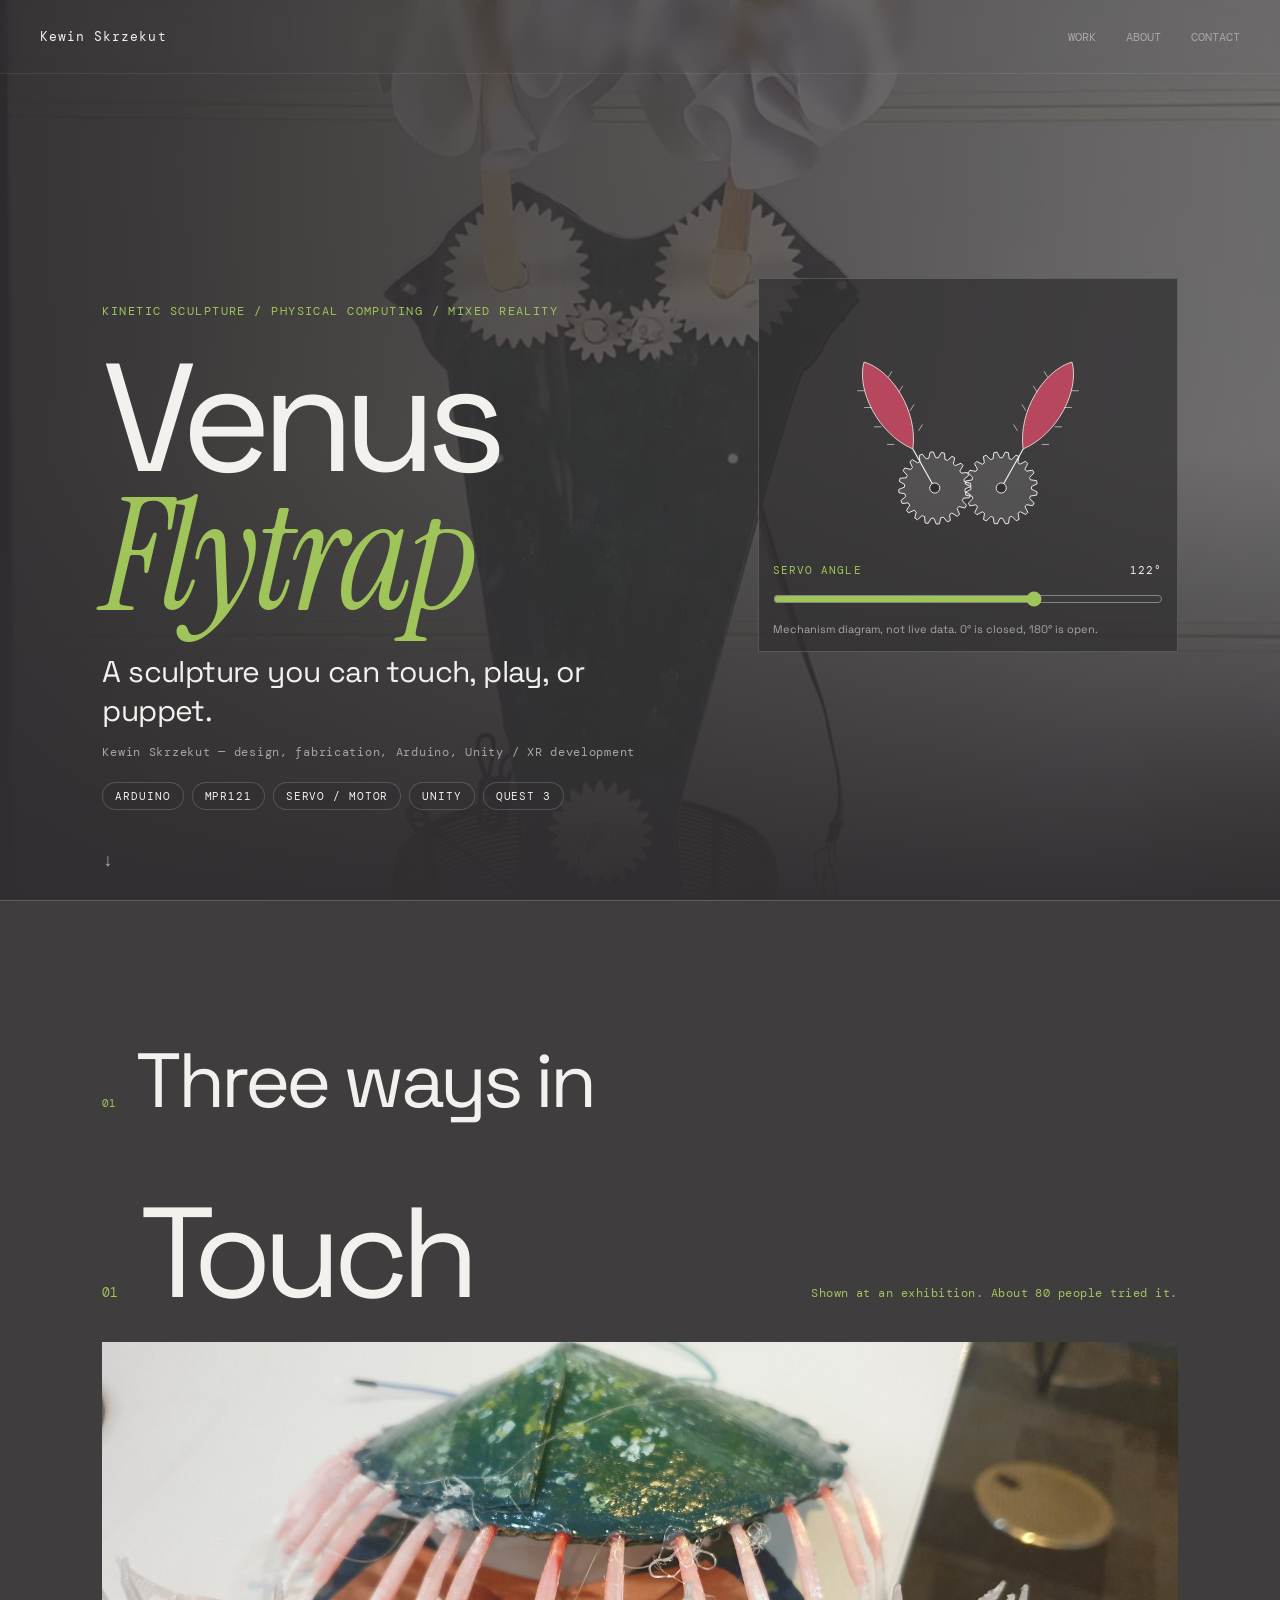
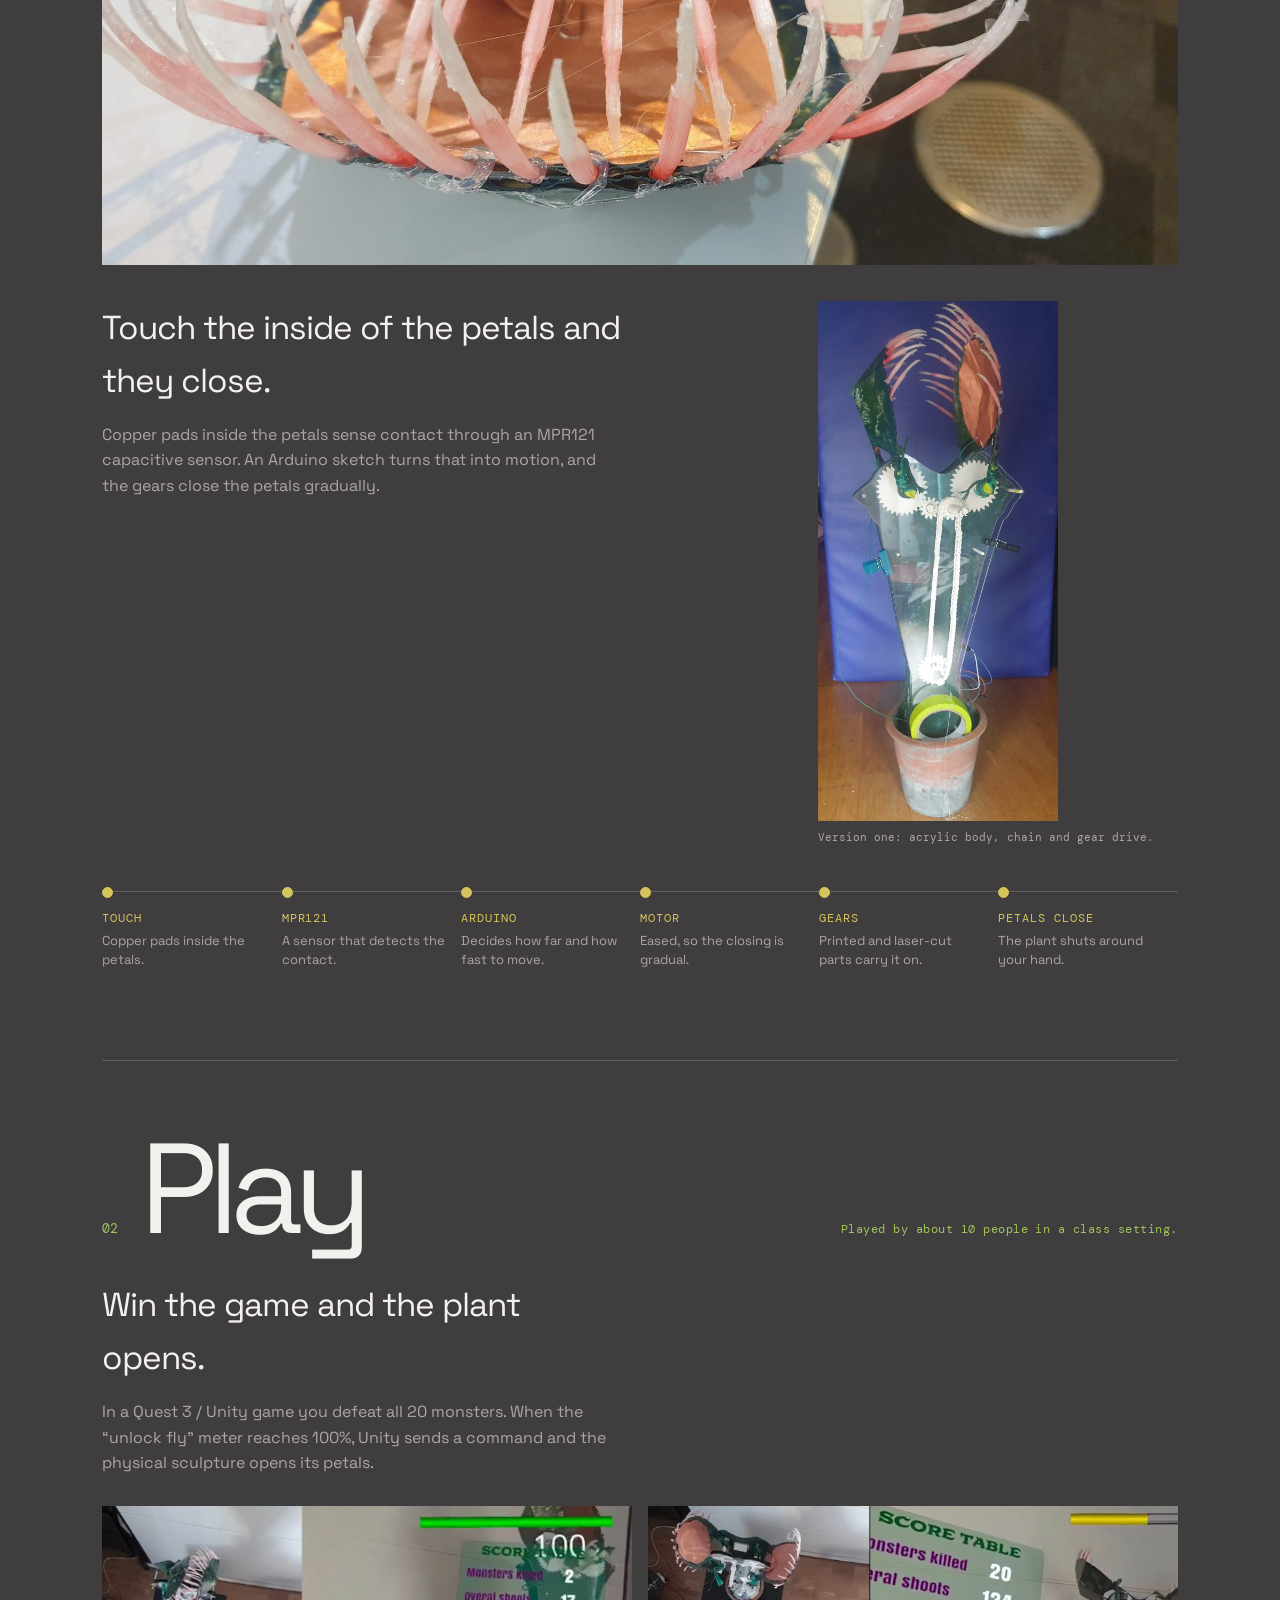
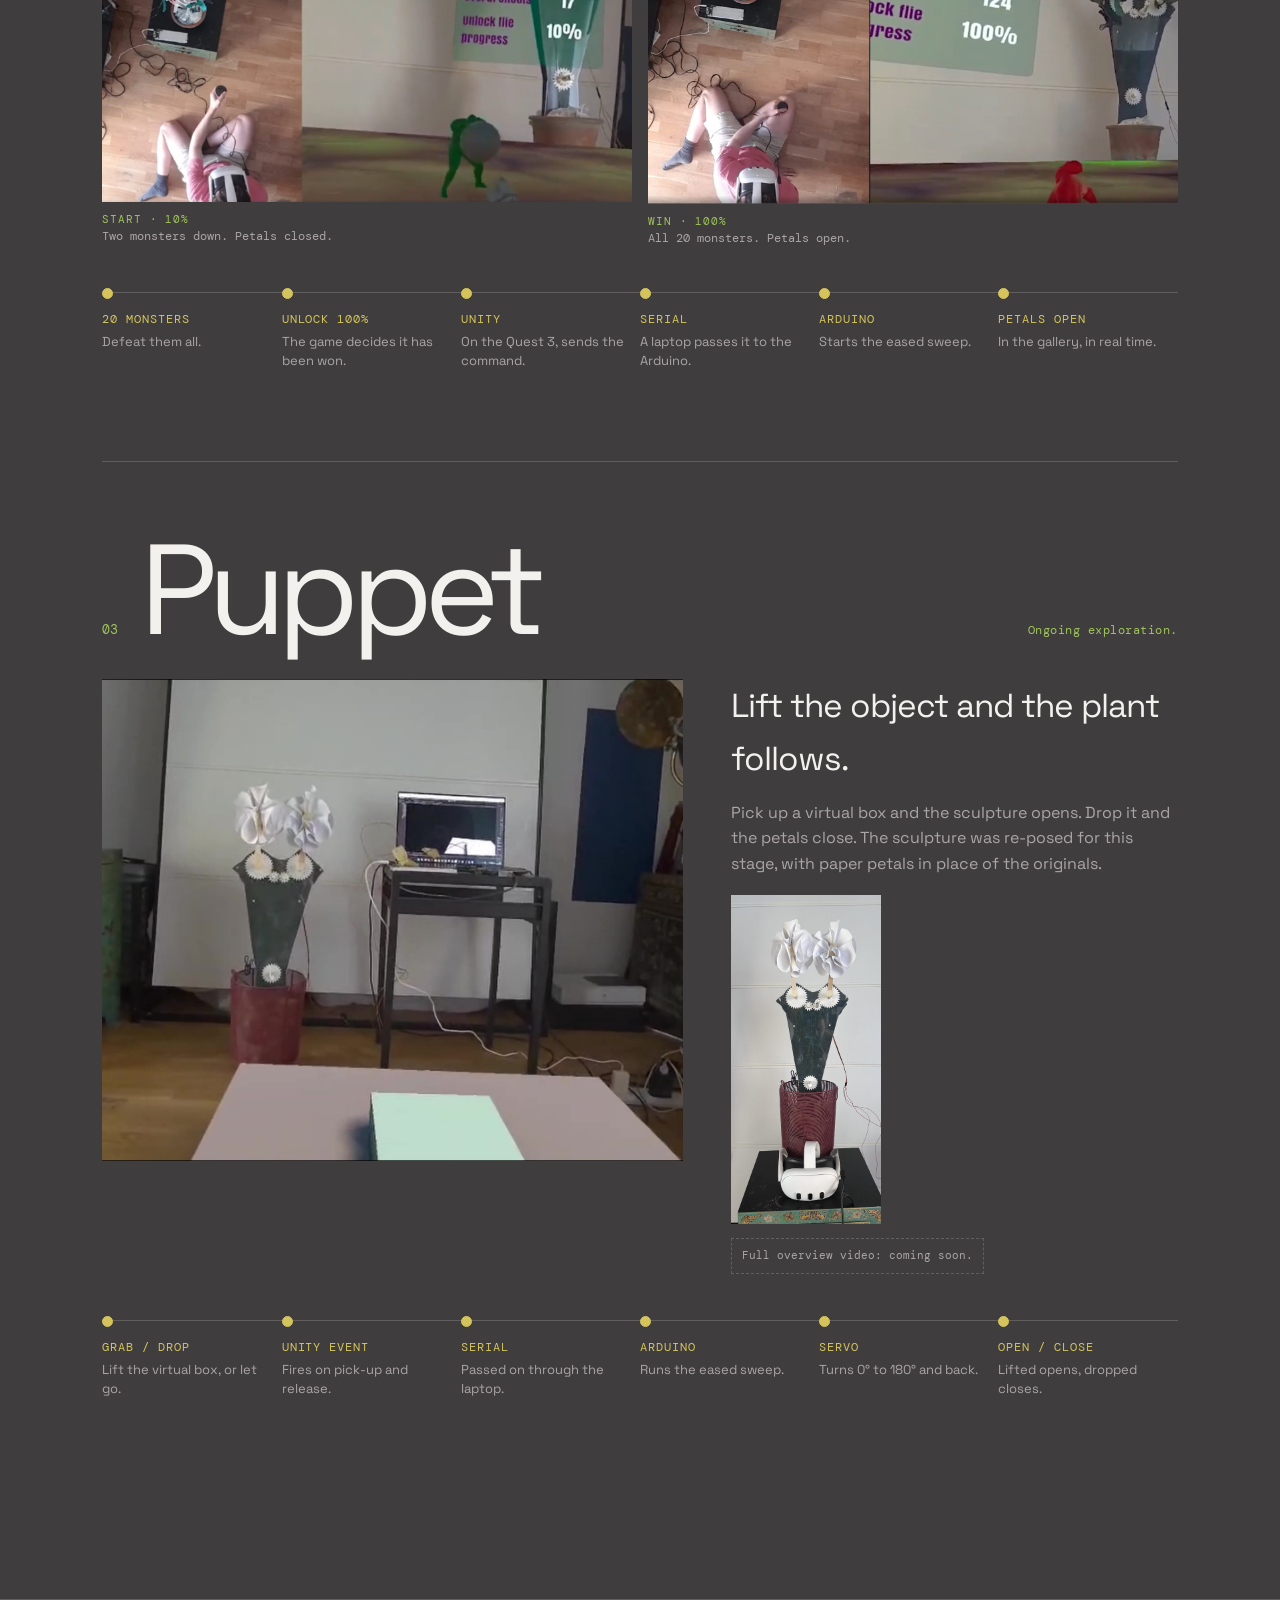
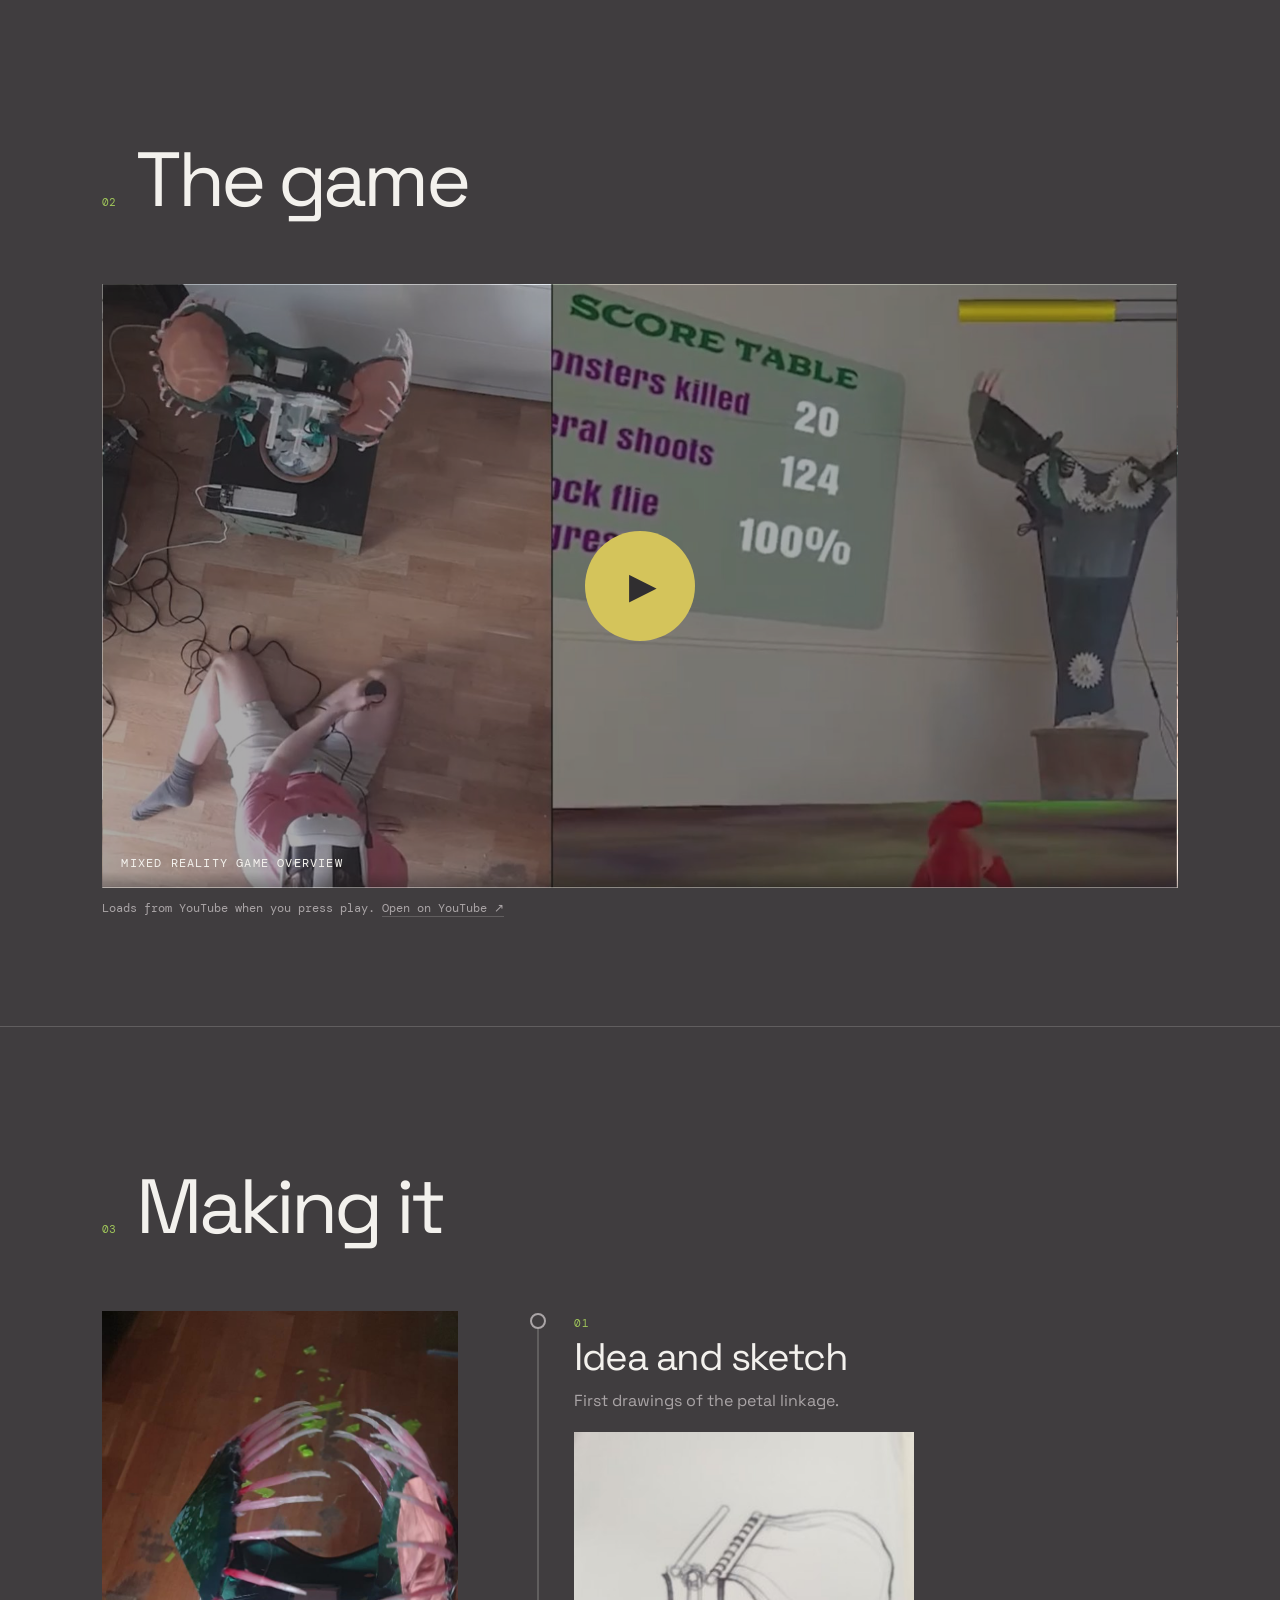
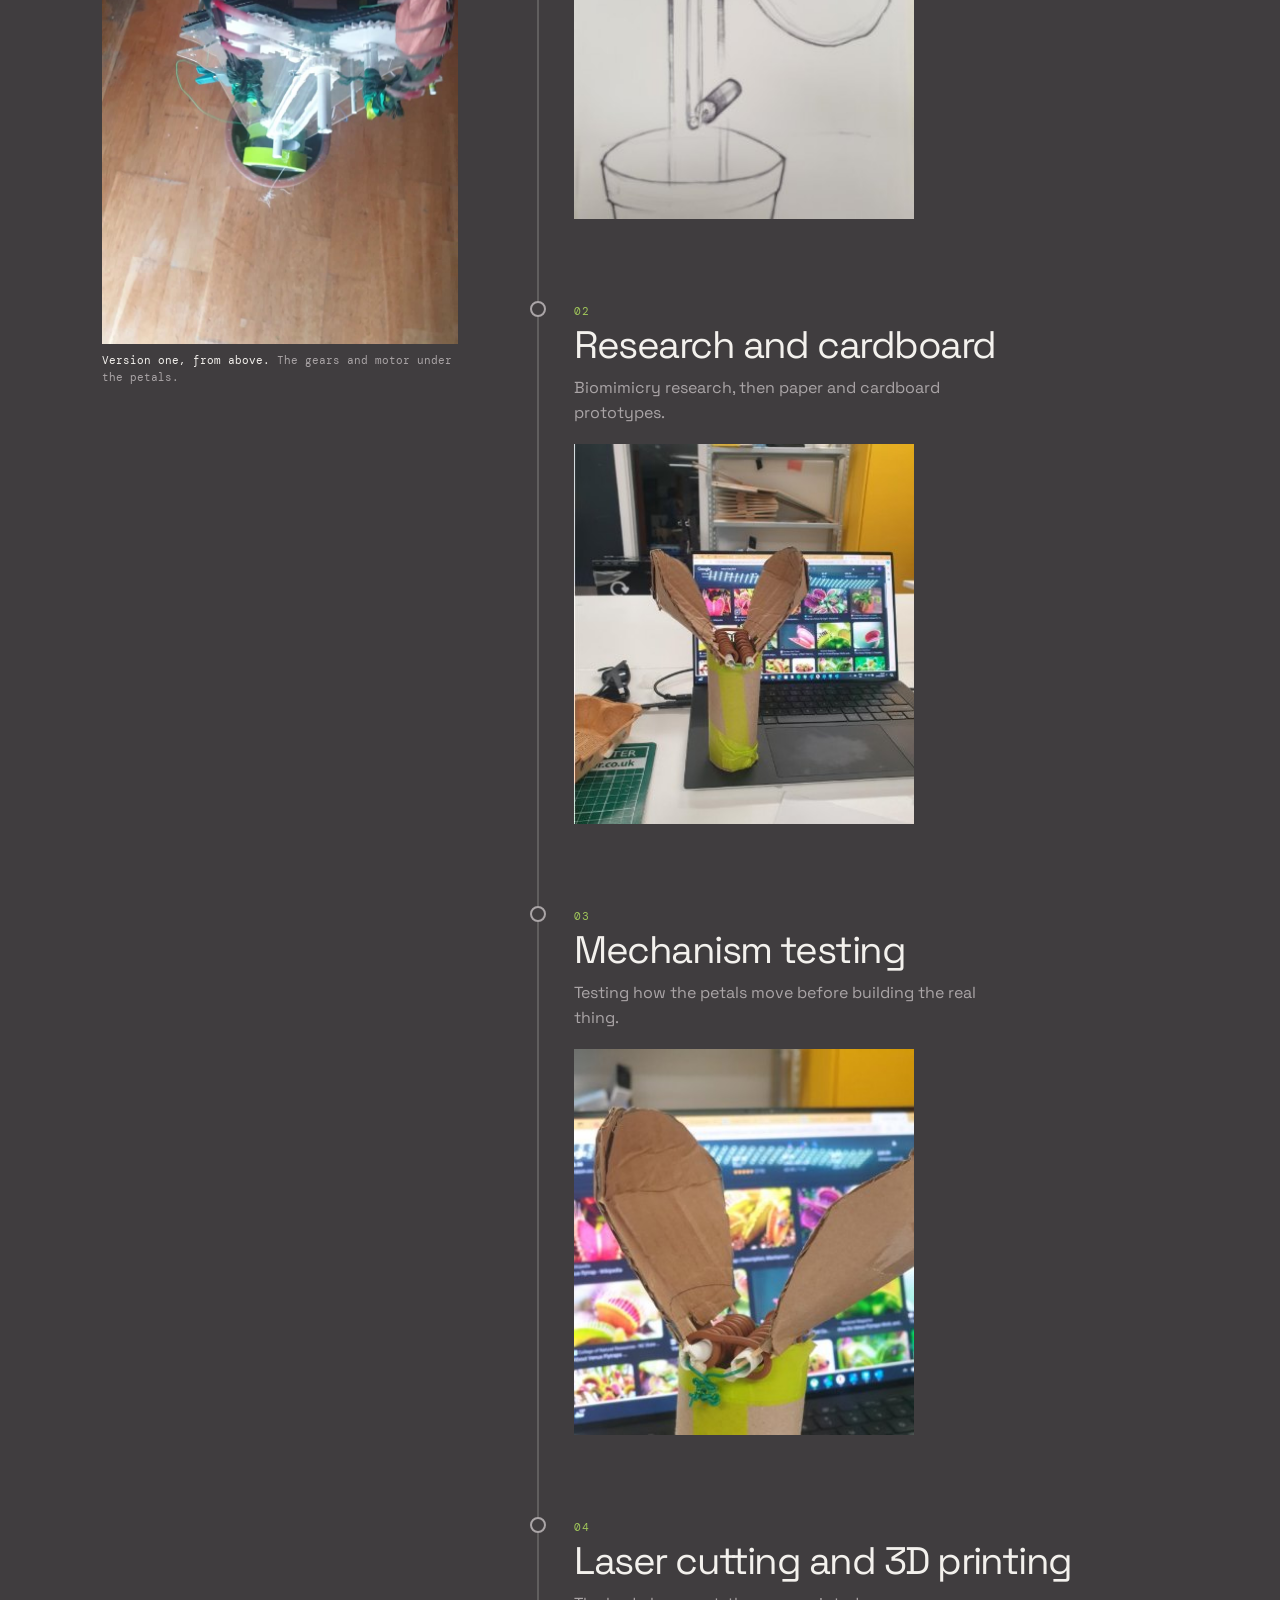
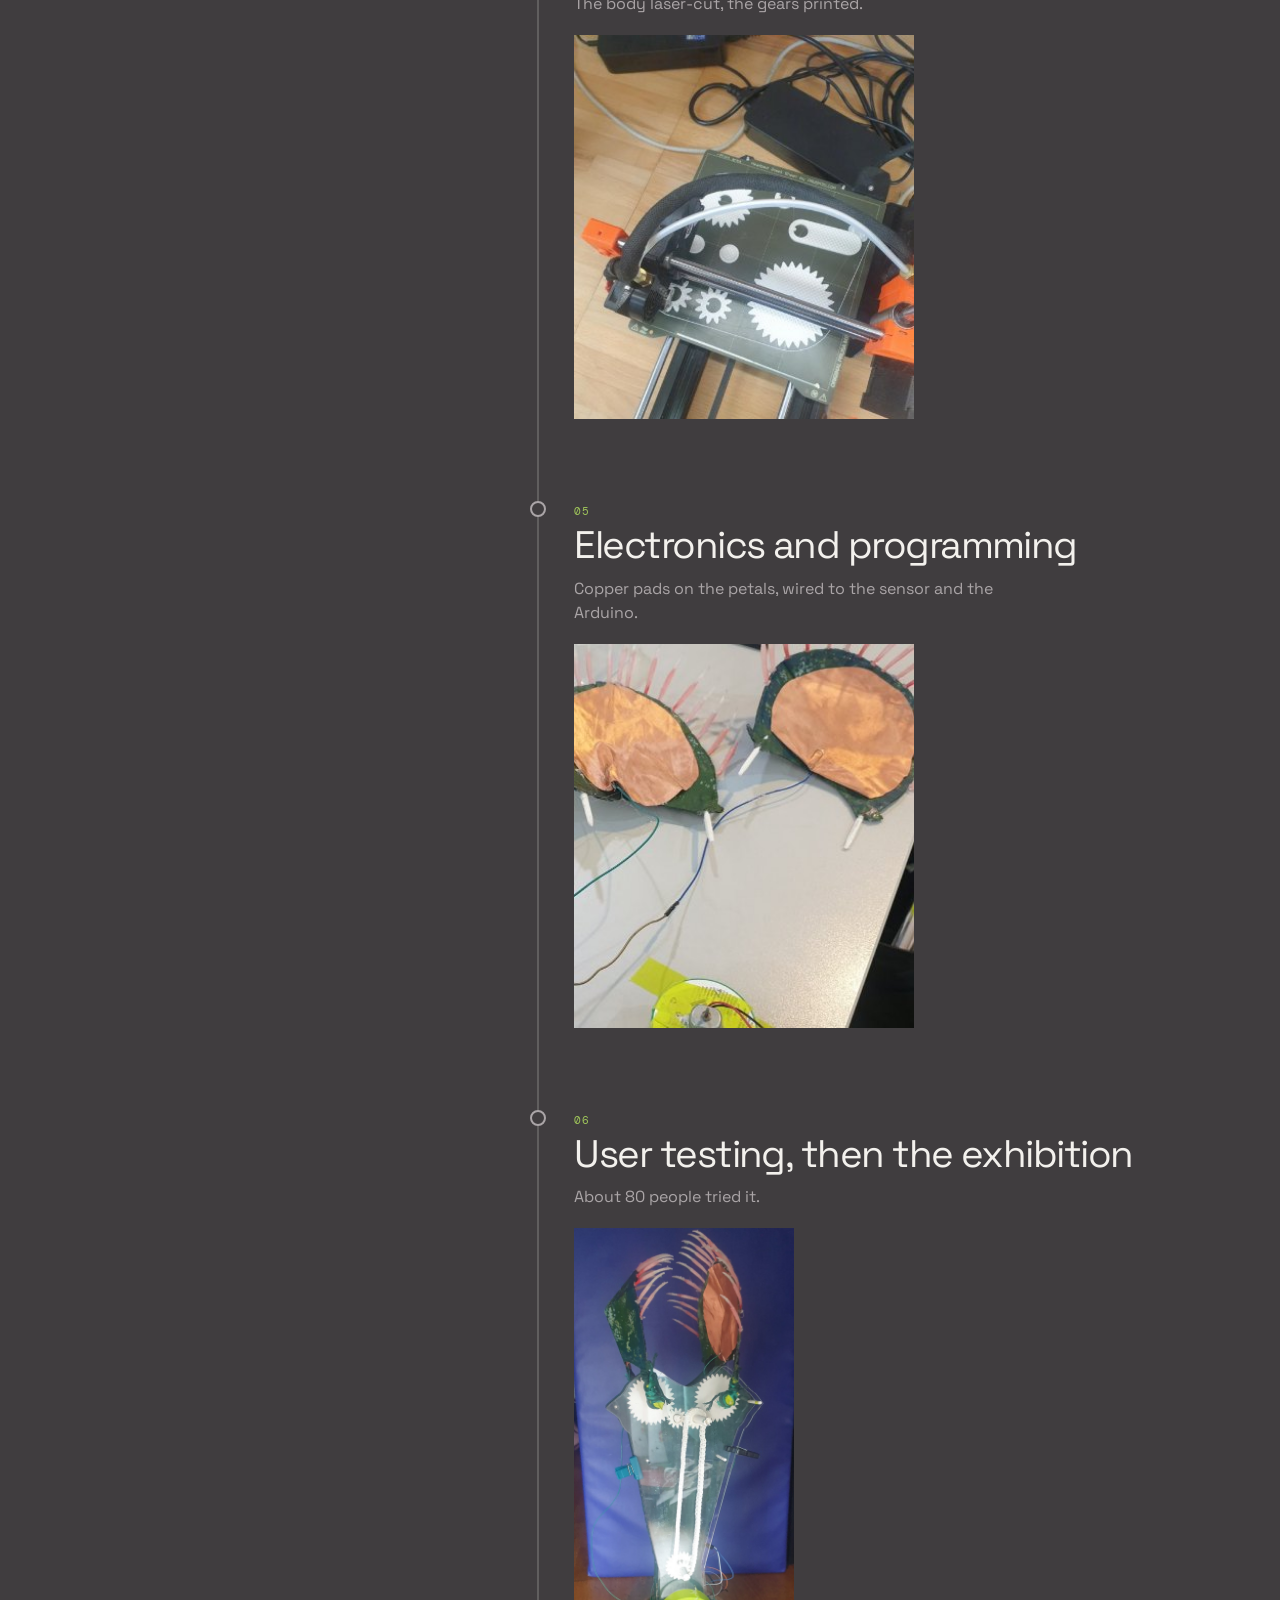
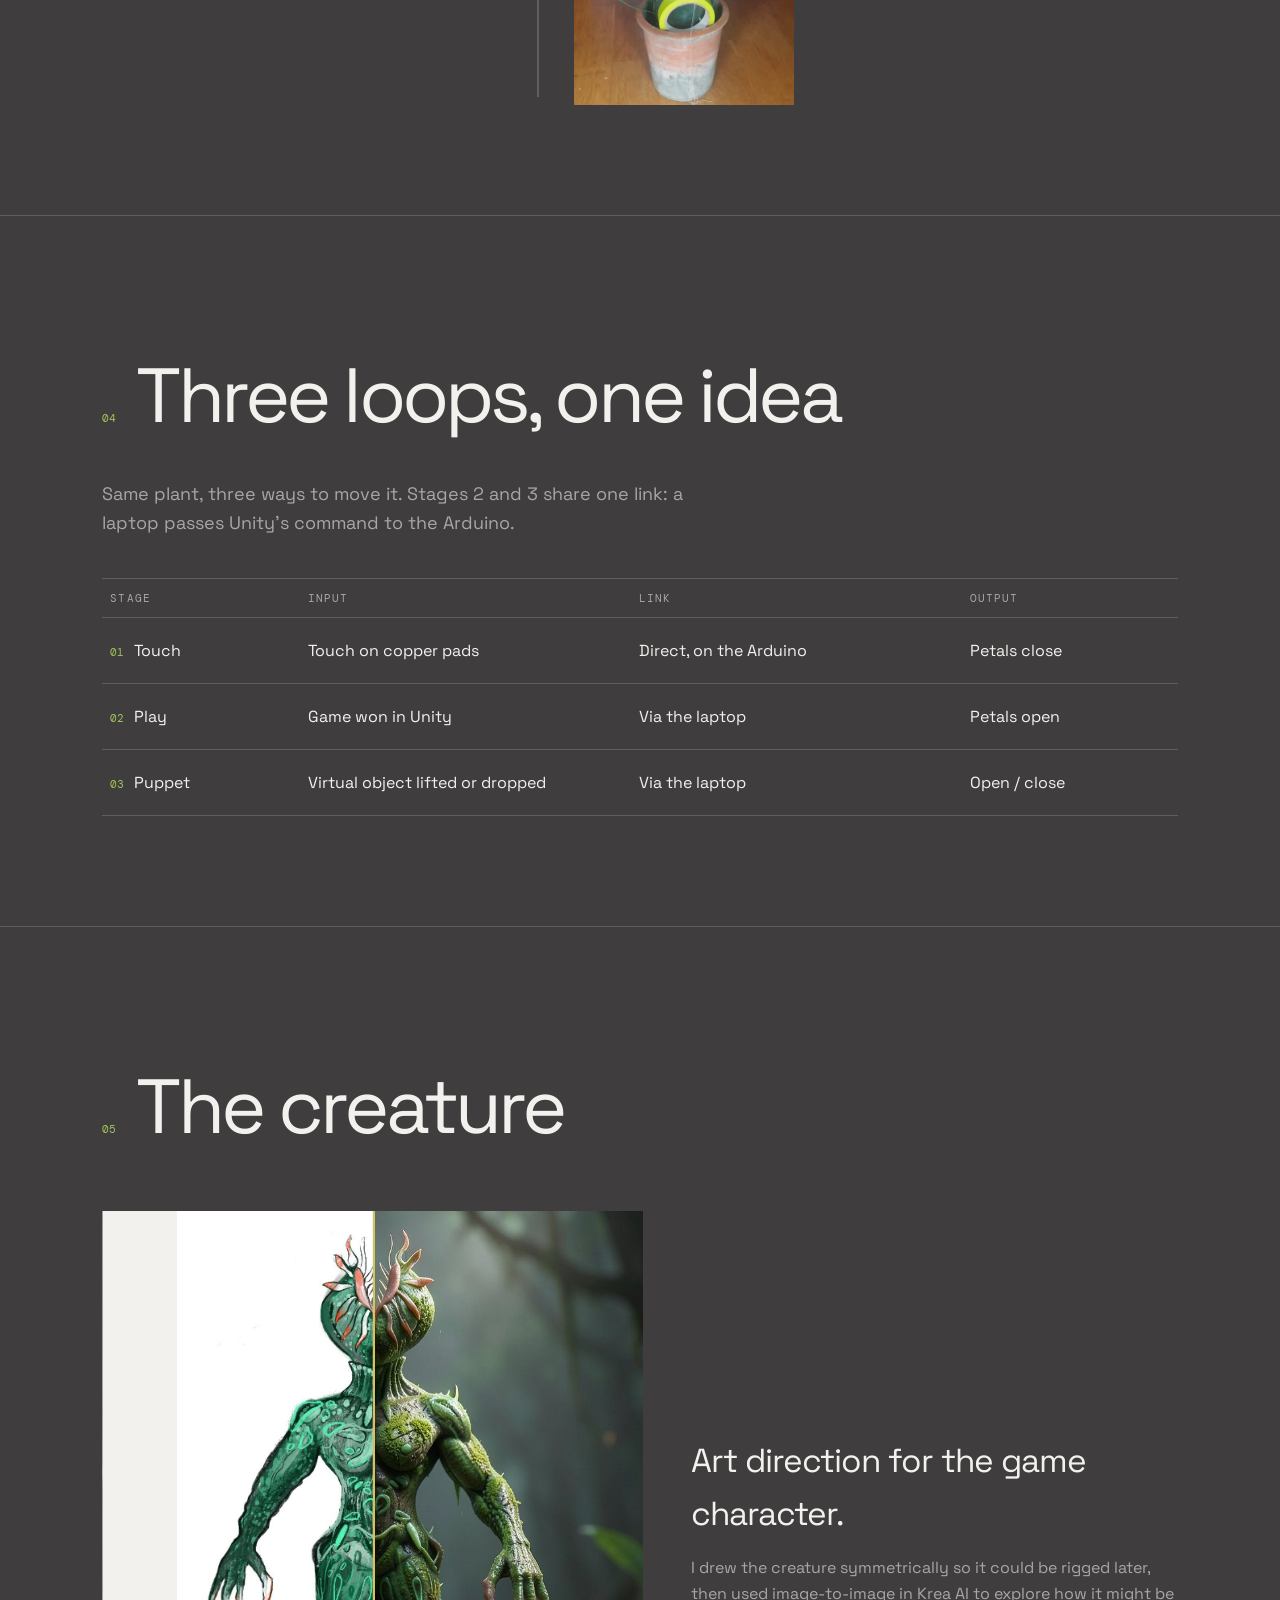
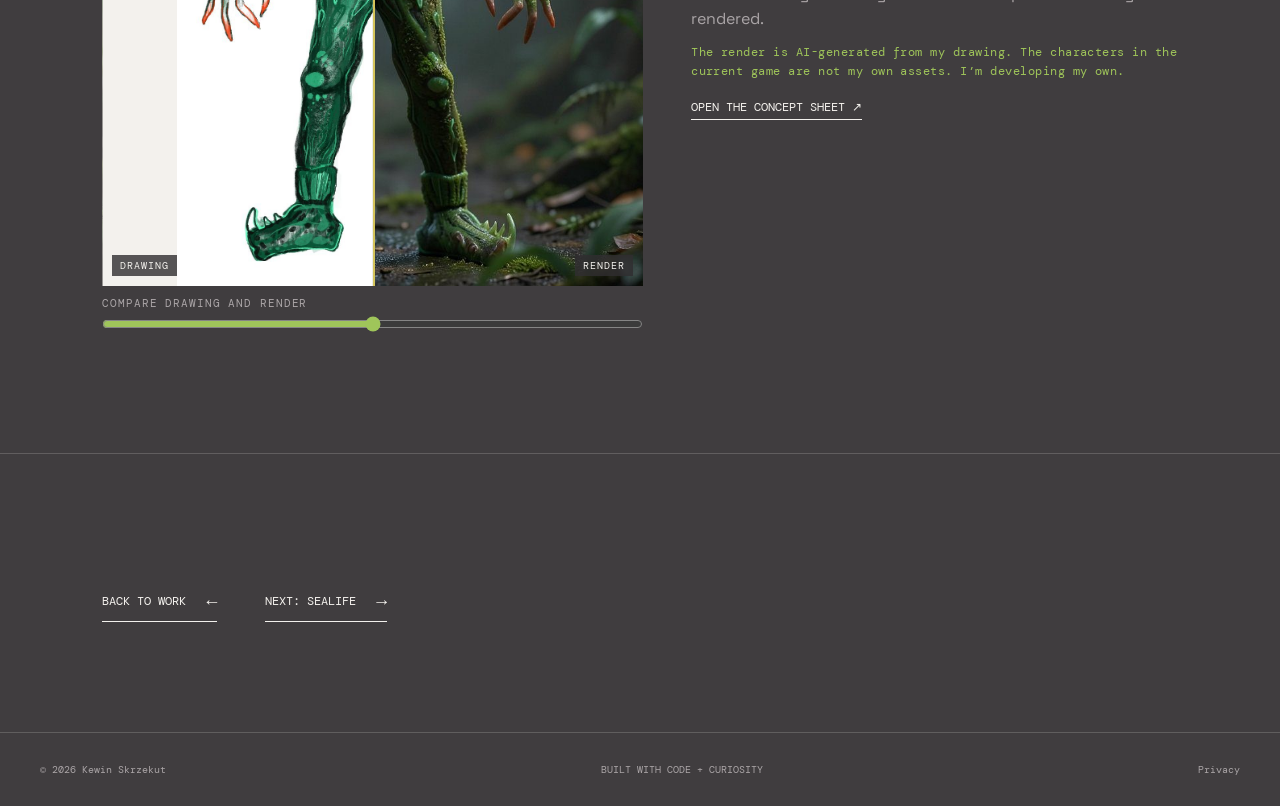
<file: projects/venus-flytrap/index.html>
<!DOCTYPE html>
<html lang="en">
<head>
  <meta charset="UTF-8">
  <meta name="viewport" content="width=device-width, initial-scale=1.0">
  <title>Venus Flytrap — Kewin Skrzekut</title>
  <meta name="description" content="Venus Flytrap: a kinetic sculpture you can touch, play, or puppet. Capacitive sensing, Arduino, Unity and Quest 3.">

  <link rel="stylesheet" href="../../style.css">
  <link rel="stylesheet" href="vf.css">
</head>
<body class="vf">

  <header class="navigation">
    <a href="../../index.html#home" class="logo">Kewin Skrzekut</a>
    <nav>
      <a href="../../index.html#work">Work</a>
      <a href="../../index.html#about">About</a>
      <a href="../../index.html#contact">Contact</a>
    </nav>
  </header>

  <main>

    <!-- HERO -->
    <section class="vf-hero" aria-labelledby="vf-title">
      <video class="vf-hero-video" src="media/mechanism-loop.mp4" poster="media/mechanism-loop.jpg"
             muted loop playsinline preload="metadata" data-autoplay aria-hidden="true"></video>
      <div class="vf-hero-scrim"></div>

      <div class="vf-hero-copy">
        <p class="eyebrow">KINETIC SCULPTURE / PHYSICAL COMPUTING / MIXED REALITY</p>
        <h1 id="vf-title">Venus <em>Flytrap</em></h1>
        <p class="vf-sub">A sculpture you can touch, play, or puppet.</p>
        <p class="vf-role">Kewin Skrzekut — design, fabrication, Arduino, Unity / XR development</p>
        <ul class="vf-chips" aria-label="Technology">
          <li>Arduino</li><li>MPR121</li><li>Servo / motor</li><li>Unity</li><li>Quest 3</li>
        </ul>
      </div>

      <figure class="vf-rig" id="vf-rig">
        <svg viewBox="-70 0 540 360" role="img" aria-labelledby="rig-title rig-desc">
          <title id="rig-title">Mechanism diagram</title>
          <desc id="rig-desc">Two meshed gears each carrying a petal. Moving the slider from 0 to 180 degrees opens the petals outward.</desc>
          <g id="rig-petal-a" class="rig-petal"></g>
          <g id="rig-petal-b" class="rig-petal"></g>
          <g id="rig-gear-a" class="rig-gear"></g>
          <g id="rig-gear-b" class="rig-gear"></g>
        </svg>
        <figcaption>
          <label for="rig-angle"><span>Servo angle</span> <output id="rig-out" for="rig-angle">000°</output></label>
          <input type="range" id="rig-angle" min="0" max="180" value="0" step="1">
          <small>Mechanism diagram, not live data. 0° is closed, 180° is open.</small>
        </figcaption>
      </figure>

      <a class="vf-down" href="#stage-touch" aria-label="Scroll to the three ways in">↓</a>
    </section>


    <!-- THREE WAYS IN: one after another -->
    <section class="vf-section vf-stages" aria-labelledby="stages-title">
      <header class="vf-head">
        <span>01</span>
        <h2 id="stages-title">Three ways in</h2>
      </header>

      <!-- 01 TOUCH -->
      <article class="vf-stage" id="stage-touch" aria-labelledby="st-touch">
        <div class="vf-stage-head">
          <span class="vf-num">01</span>
          <h3 id="st-touch">Touch</h3>
          <p class="vf-fact">Shown at an exhibition. About 80 people tried it.</p>
        </div>
        <figure class="vf-bleed">
          <img src="media/petals-wide.jpg" width="2000" height="972" loading="lazy"
               alt="Close-up of the sculpture's petals: dark green outside, copper pad inside, rows of pink 3D-printed teeth.">
        </figure>
        <div class="vf-stage-body">
          <div class="vf-text">
            <p class="vf-lead">Touch the inside of the petals and they close.</p>
            <p>Copper pads inside the petals sense contact through an MPR121 capacitive sensor. An Arduino sketch turns that into motion, and the gears close the petals gradually.</p>
          </div>
          <figure class="vf-side">
            <img src="media/stage1-sculpture.jpg" width="900" height="1951" loading="lazy"
                 alt="The first version of the sculpture: a clear acrylic body with white gears and a chain drive, green petals and a copper pad, standing in a clay pot.">
            <figcaption>Version one: acrylic body, chain and gear drive.</figcaption>
          </figure>
        </div>
        <ol class="vf-flow" aria-label="How a touch becomes motion">
          <li style="--i:0"><b>Touch</b><span>Copper pads inside the petals.</span></li>
          <li style="--i:1"><b>MPR121</b><span>A sensor that detects the contact.</span></li>
          <li style="--i:2"><b>Arduino</b><span>Decides how far and how fast to move.</span></li>
          <li style="--i:3"><b>Motor</b><span>Eased, so the closing is gradual.</span></li>
          <li style="--i:4"><b>Gears</b><span>Printed and laser-cut parts carry it on.</span></li>
          <li style="--i:5"><b>Petals close</b><span>The plant shuts around your hand.</span></li>
        </ol>
      </article>

      <!-- 02 PLAY -->
      <article class="vf-stage" id="stage-play" aria-labelledby="st-play">
        <div class="vf-stage-head">
          <span class="vf-num">02</span>
          <h3 id="st-play">Play</h3>
          <p class="vf-fact">Played by about 10 people in a class setting.</p>
        </div>
        <div class="vf-text vf-text--wide">
          <p class="vf-lead">Win the game and the plant opens.</p>
          <p>In a Quest 3 / Unity game you defeat all 20 monsters. When the “unlock fly” meter reaches 100%, Unity sends a command and the physical sculpture opens its petals.</p>
        </div>
        <div class="vf-pair">
          <figure>
            <img src="media/game-start.jpg" width="1600" height="895" loading="lazy"
                 alt="Split view: left, a player lying on the floor in a headset; right, the headset view. Score table: 2 monsters killed, 17 shots, 10 percent. The sculpture is closed.">
            <figcaption><b>Start · 10%</b> Two monsters down. Petals closed.</figcaption>
          </figure>
          <figure>
            <img src="media/game-win.jpg" width="1600" height="901" loading="lazy"
                 alt="The same split view at the end of the game. Score table: 20 monsters killed, 124 shots, 100 percent. The sculpture's petals are open.">
            <figcaption><b>Win · 100%</b> All 20 monsters. Petals open.</figcaption>
          </figure>
        </div>
        <ol class="vf-flow" aria-label="How winning becomes motion">
          <li style="--i:0"><b>20 monsters</b><span>Defeat them all.</span></li>
          <li style="--i:1"><b>Unlock 100%</b><span>The game decides it has been won.</span></li>
          <li style="--i:2"><b>Unity</b><span>On the Quest 3, sends the command.</span></li>
          <li style="--i:3"><b>Serial</b><span>A laptop passes it to the Arduino.</span></li>
          <li style="--i:4"><b>Arduino</b><span>Starts the eased sweep.</span></li>
          <li style="--i:5"><b>Petals open</b><span>In the gallery, in real time.</span></li>
        </ol>
      </article>

      <!-- 03 PUPPET -->
      <article class="vf-stage" id="stage-puppet" aria-labelledby="st-puppet">
        <div class="vf-stage-head">
          <span class="vf-num">03</span>
          <h3 id="st-puppet">Puppet</h3>
          <p class="vf-fact">Ongoing exploration.</p>
        </div>
        <div class="vf-stage-body vf-stage-body--video">
          <figure class="vf-video">
            <video src="media/puppetry.mp4" poster="media/puppetry.jpg" muted loop playsinline preload="none" data-autoplay
                   aria-label="Mixed reality view: a hand lifts and drops a mint green box while the physical sculpture behind it opens and closes."></video>
          </figure>
          <div class="vf-text">
            <p class="vf-lead">Lift the object and the plant follows.</p>
            <p>Pick up a virtual box and the sculpture opens. Drop it and the petals close. The sculpture was re-posed for this stage, with paper petals in place of the originals.</p>
            <figure class="vf-small">
              <img src="media/repose.jpg" width="900" height="1979" loading="lazy"
                   alt="The re-posed sculpture: two paper flowers on gear-driven arms, a dark acrylic body in a red wire basket, a Quest 3 headset on the plinth below.">
            </figure>
            <p class="vf-todo">Full overview video: coming soon.</p>
          </div>
        </div>
        <ol class="vf-flow" aria-label="How lifting an object becomes motion">
          <li style="--i:0"><b>Grab / drop</b><span>Lift the virtual box, or let go.</span></li>
          <li style="--i:1"><b>Unity event</b><span>Fires on pick-up and release.</span></li>
          <li style="--i:2"><b>Serial</b><span>Passed on through the laptop.</span></li>
          <li style="--i:3"><b>Arduino</b><span>Runs the eased sweep.</span></li>
          <li style="--i:4"><b>Servo</b><span>Turns 0° to 180° and back.</span></li>
          <li style="--i:5"><b>Open / close</b><span>Lifted opens, dropped closes.</span></li>
        </ol>
      </article>
    </section>


    <!-- THE GAME (YouTube) -->
    <section class="vf-section" id="game" aria-labelledby="game-title">
      <header class="vf-head">
        <span>02</span>
        <h2 id="game-title">The game</h2>
      </header>
      <div class="vf-yt" id="vf-yt">
        <button type="button" class="vf-yt-play" data-id="-zNXoRj9ZWE" style="background-image:url(media/game-win.jpg)" aria-label="Play the mixed reality game overview video">
          <span class="vf-yt-icon" aria-hidden="true">▶</span>
          <span class="vf-yt-label">Mixed reality game overview</span>
        </button>
        <p class="vf-yt-note">Loads from YouTube when you press play. <a href="https://youtu.be/-zNXoRj9ZWE" target="_blank" rel="noopener noreferrer">Open on YouTube ↗</a></p>
      </div>
    </section>


    <!-- MAKING: timeline -->
    <section class="vf-section" id="making" aria-labelledby="mech-title">
      <header class="vf-head">
        <span>03</span>
        <h2 id="mech-title">Making it</h2>
      </header>

      <div class="vf-mech">
        <figure class="vf-portrait">
          <video src="media/original-closeup.mp4" poster="media/original-closeup.jpg" muted loop playsinline preload="none" data-autoplay
                 aria-label="Top-down view of the first sculpture: pink printed teeth on the petals closing and opening, gears and motor visible below."></video>
          <figcaption><b>Version one, from above.</b> The gears and motor under the petals.</figcaption>
        </figure>

        <ol class="vf-time" id="vf-time">
          <li class="vf-node">
            <span class="vf-dot" aria-hidden="true"></span>
            <div class="vf-node-body">
              <span class="vf-step">01</span>
              <h3>Idea and sketch</h3>
              <p>First drawings of the petal linkage.</p>
              <img src="media/p1-sketch.jpg" width="330" height="376" loading="lazy" alt="Pencil sketch of a flytrap on a clay pot, with a linkage.">
            </div>
          </li>
          <li class="vf-node">
            <span class="vf-dot" aria-hidden="true"></span>
            <div class="vf-node-body">
              <span class="vf-step">02</span>
              <h3>Research and cardboard</h3>
              <p>Biomimicry research, then paper and cardboard prototypes.</p>
              <img src="media/p4-prototype.jpg" width="336" height="376" loading="lazy" alt="A cardboard prototype of two petals next to a laptop showing flytrap photos.">
            </div>
          </li>
          <li class="vf-node">
            <span class="vf-dot" aria-hidden="true"></span>
            <div class="vf-node-body">
              <span class="vf-step">03</span>
              <h3>Mechanism testing</h3>
              <p>Testing how the petals move before building the real thing.</p>
              <img src="media/p3-test.jpg" width="331" height="376" loading="lazy" alt="Cardboard petals with a wound-wire mechanism, tested against reference photos.">
            </div>
          </li>
          <li class="vf-node">
            <span class="vf-dot" aria-hidden="true"></span>
            <div class="vf-node-body">
              <span class="vf-step">04</span>
              <h3>Laser cutting and 3D printing</h3>
              <p>The body laser-cut, the gears printed.</p>
              <img src="media/p5-printing.jpg" width="332" height="375" loading="lazy" alt="Gears printing on a 3D printer.">
            </div>
          </li>
          <li class="vf-node">
            <span class="vf-dot" aria-hidden="true"></span>
            <div class="vf-node-body">
              <span class="vf-step">05</span>
              <h3>Electronics and programming</h3>
              <p>Copper pads on the petals, wired to the sensor and the Arduino.</p>
              <img src="media/p6-copper.jpg" width="332" height="375" loading="lazy" alt="Two petals covered with copper tape, wired up.">
            </div>
          </li>
          <li class="vf-node">
            <span class="vf-dot" aria-hidden="true"></span>
            <div class="vf-node-body">
              <span class="vf-step">06</span>
              <h3>User testing, then the exhibition</h3>
              <p>About 80 people tried it.</p>
              <img src="media/stage1-sculpture.jpg" width="900" height="1951" loading="lazy" alt="The finished first version of the sculpture.">
            </div>
          </li>
        </ol>
      </div>
    </section>


    <!-- THREE LOOPS -->
    <section class="vf-section" aria-labelledby="loops-title">
      <header class="vf-head">
        <span>04</span>
        <h2 id="loops-title">Three loops, one idea</h2>
      </header>
      <p class="vf-lede">Same plant, three ways to move it. Stages 2 and 3 share one link: a laptop passes Unity’s command to the Arduino.</p>

      <div class="vf-loops" aria-label="The three interaction loops compared">
        <div class="vf-loop vf-loop--head" aria-hidden="true">
          <span>Stage</span><span>Input</span><span>Link</span><span>Output</span>
        </div>
        <button type="button" class="vf-loop" aria-pressed="false">
          <span><b>01</b> Touch</span><span>Touch on copper pads</span><span>Direct, on the Arduino</span><span>Petals close</span>
        </button>
        <button type="button" class="vf-loop" aria-pressed="false">
          <span><b>02</b> Play</span><span>Game won in Unity</span><span>Via the laptop</span><span>Petals open</span>
        </button>
        <button type="button" class="vf-loop" aria-pressed="false">
          <span><b>03</b> Puppet</span><span>Virtual object lifted or dropped</span><span>Via the laptop</span><span>Open / close</span>
        </button>
      </div>
    </section>


    <!-- CREATURE -->
    <section class="vf-section" aria-labelledby="creature-title">
      <header class="vf-head">
        <span>05</span>
        <h2 id="creature-title">The creature</h2>
      </header>

      <div class="vf-creature">
        <div>
          <div class="vf-ba" id="vf-ba">
            <img class="ba-under" src="media/creature-render.jpg" width="1024" height="1024" loading="lazy"
                 alt="AI-generated render of the creature: a green humanoid with a flytrap head, standing in a misty forest.">
            <img class="ba-over" src="media/creature-drawing.jpg" width="969" height="1677" loading="lazy"
                 alt="My drawing of the creature: a symmetrical green figure with a flytrap head and red-tipped fingers.">
            <span class="ba-tag ba-tag--l">Drawing</span><span class="ba-tag ba-tag--r">Render</span>
          </div>
          <label class="vf-ba-label" for="ba-range">Compare drawing and render</label>
          <input type="range" id="ba-range" min="0" max="100" value="50">
        </div>
        <div class="vf-text">
          <p class="vf-lead">Art direction for the game character.</p>
          <p>I drew the creature symmetrically so it could be rigged later, then used image-to-image in Krea AI to explore how it might be rendered.</p>
          <p class="vf-fact">The render is AI-generated from my drawing. The characters in the current game are not my own assets. I’m developing my own.</p>
          <a class="vf-link" href="media/creature-sheet.jpg" target="_blank" rel="noopener">Open the concept sheet ↗</a>
        </div>
      </div>
    </section>


    <!-- BACK -->
    <section class="vf-back">
      <a href="../../index.html#work" class="explore">Back to work <span>←</span></a>
      <a href="../sealife/index.html" class="explore">Next: Sealife <span>→</span></a>
    </section>

  </main>

  <footer>
    <span>© 2026 Kewin Skrzekut</span>
    <span>BUILT WITH CODE + CURIOSITY</span>
    <a href="../../privacy.html">Privacy</a>
  </footer>

  <script src="vf.js"></script>
</body>
</html>
</file>
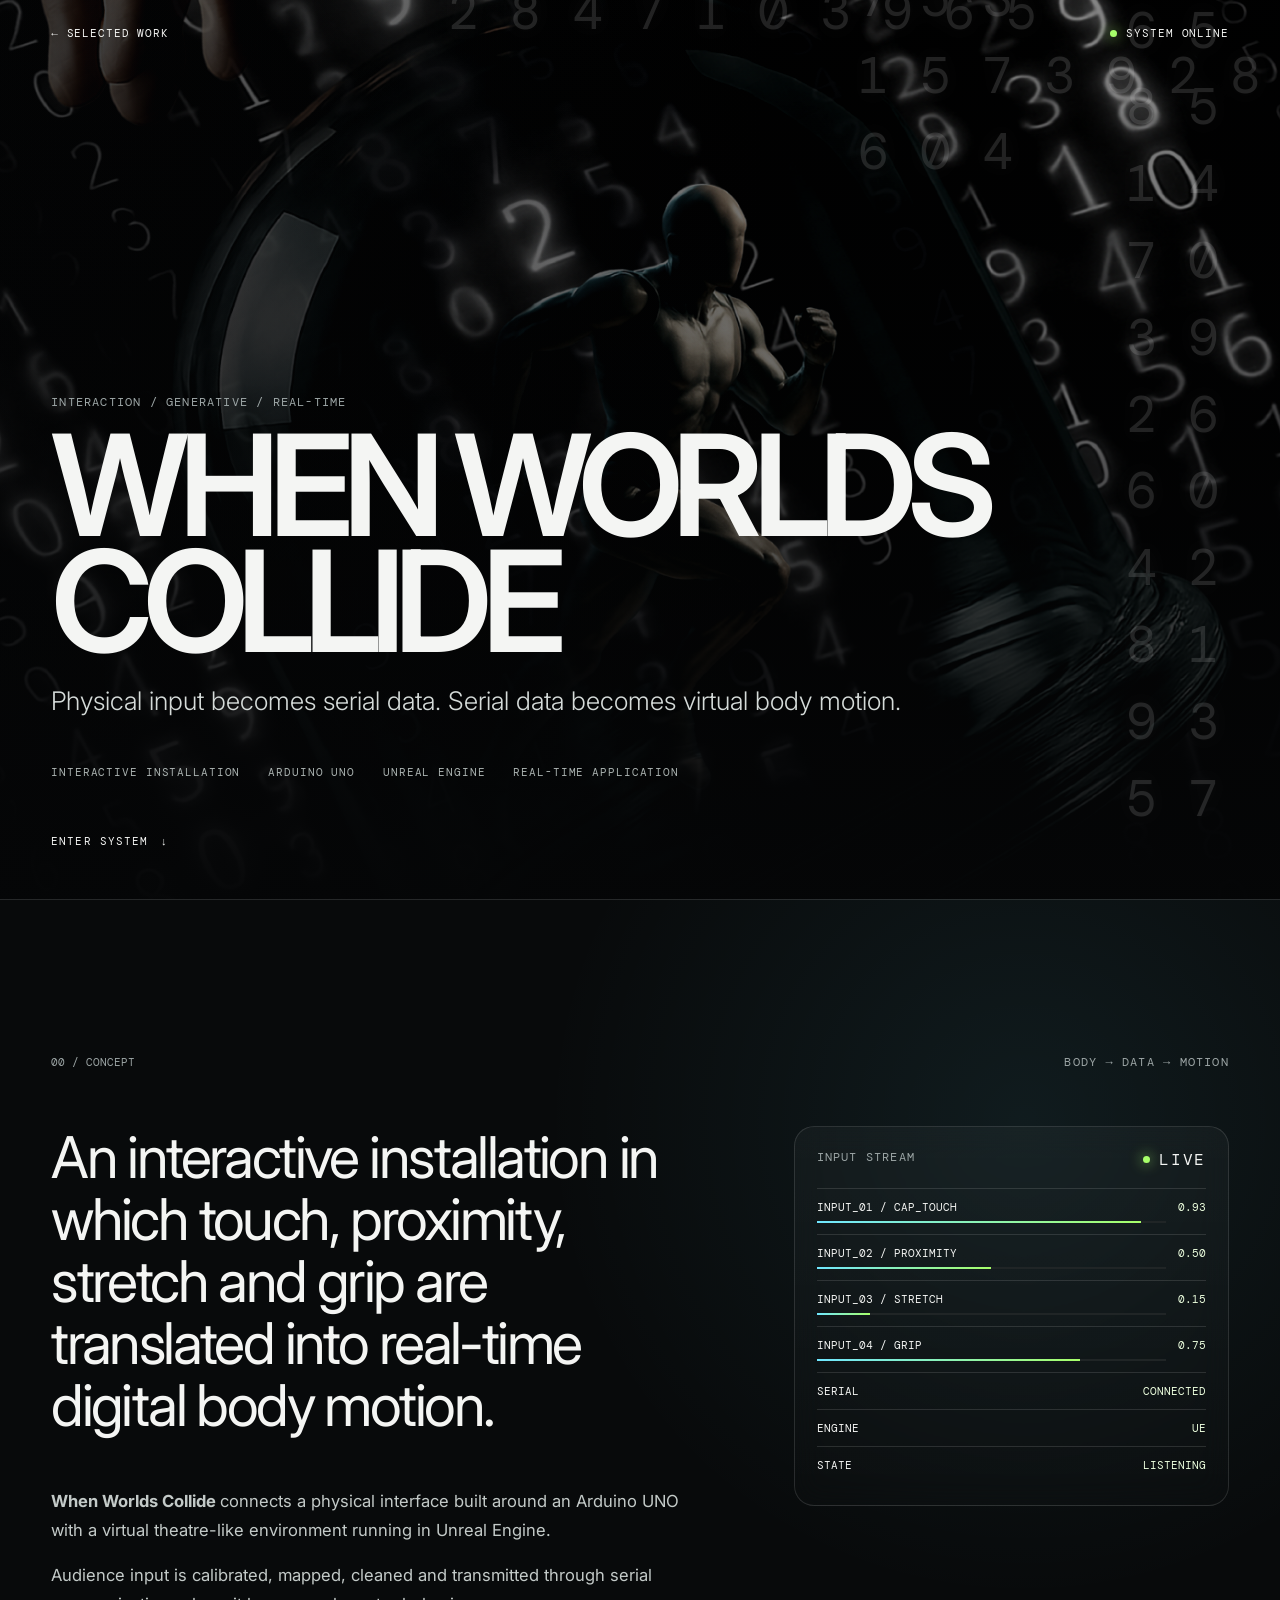
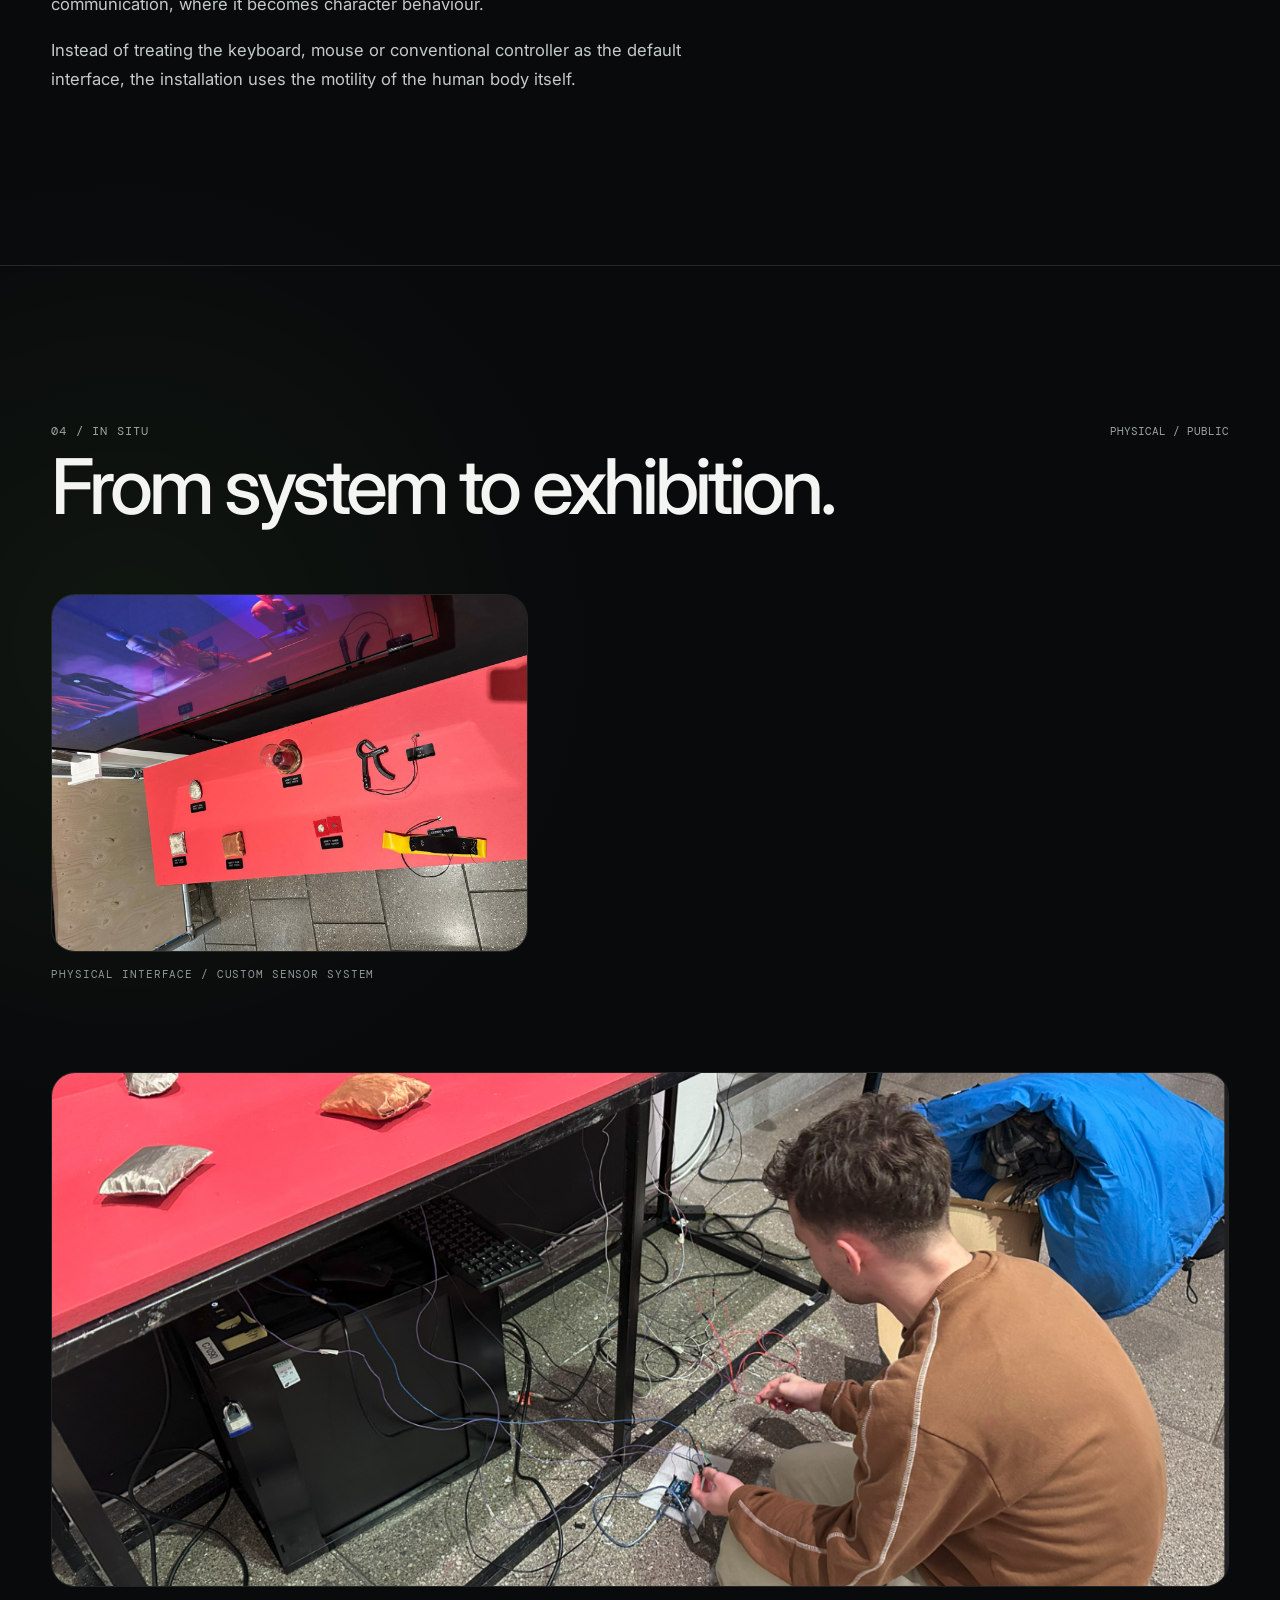
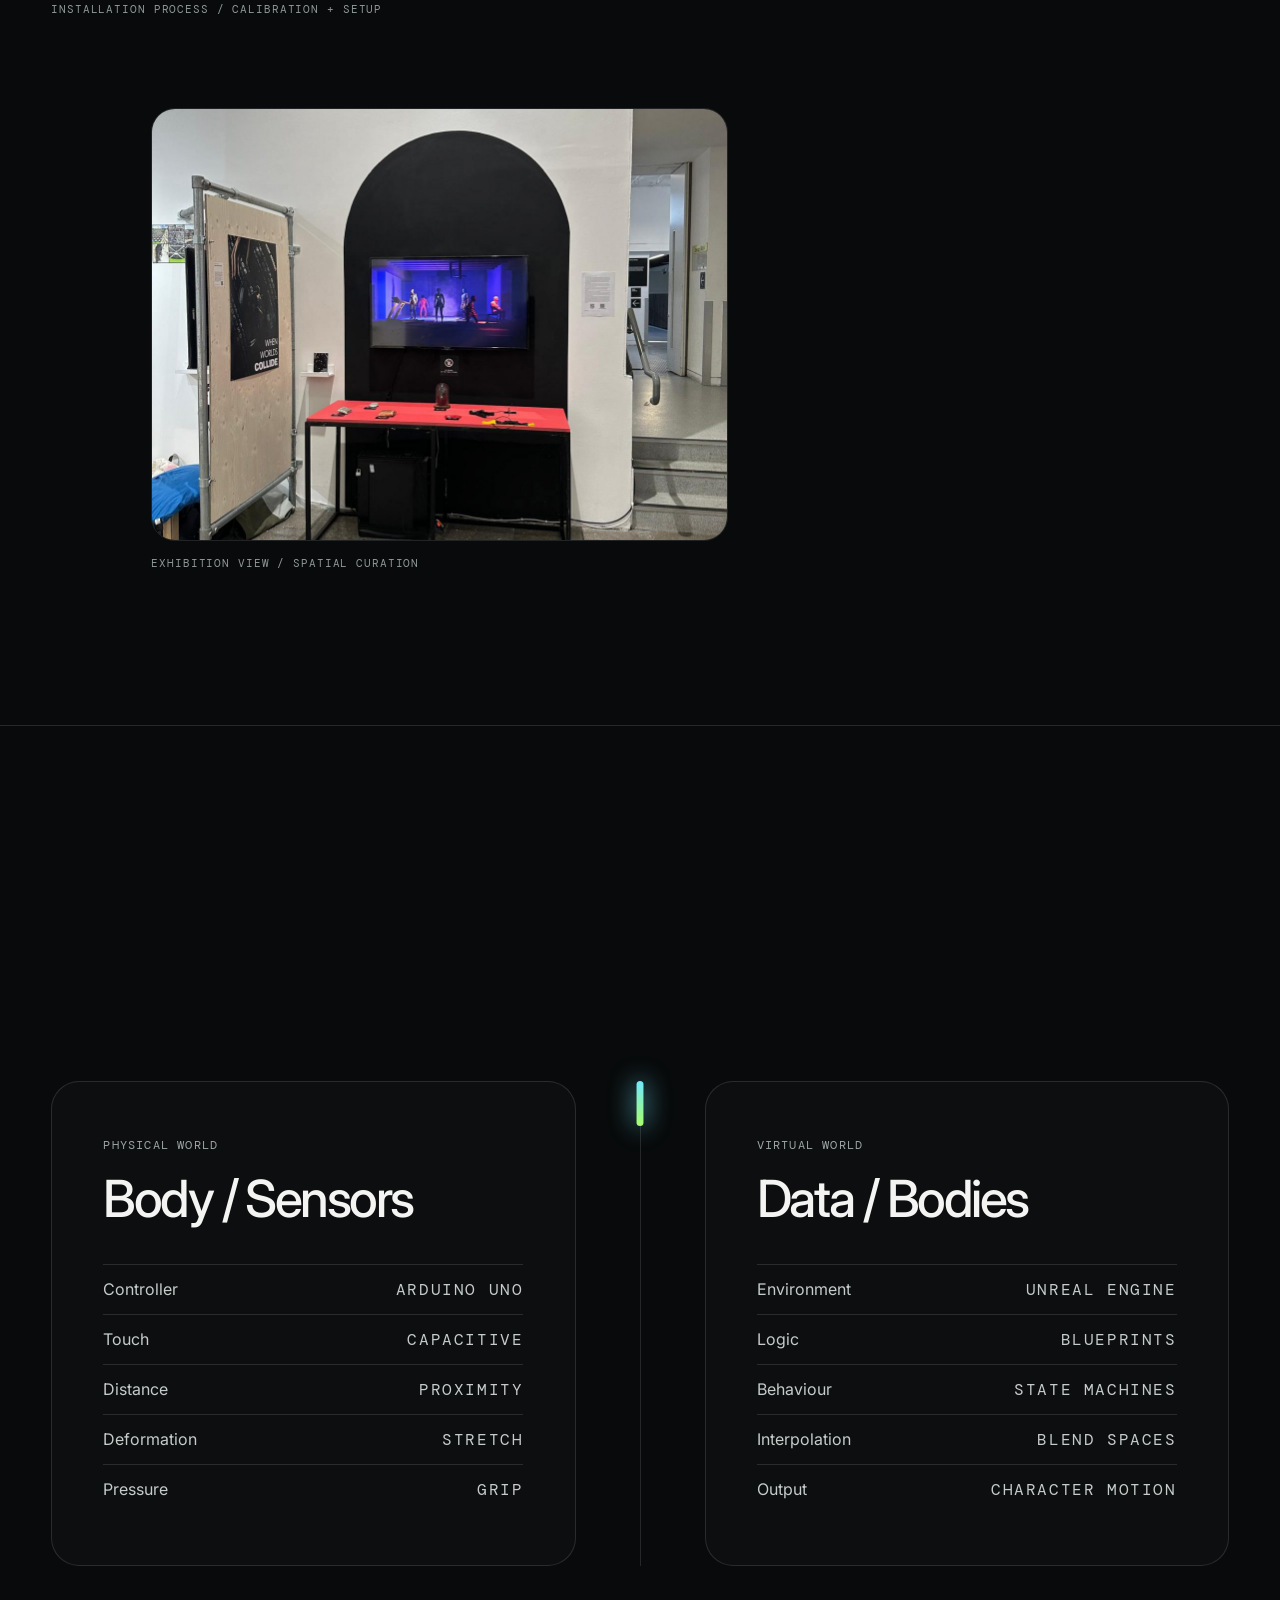
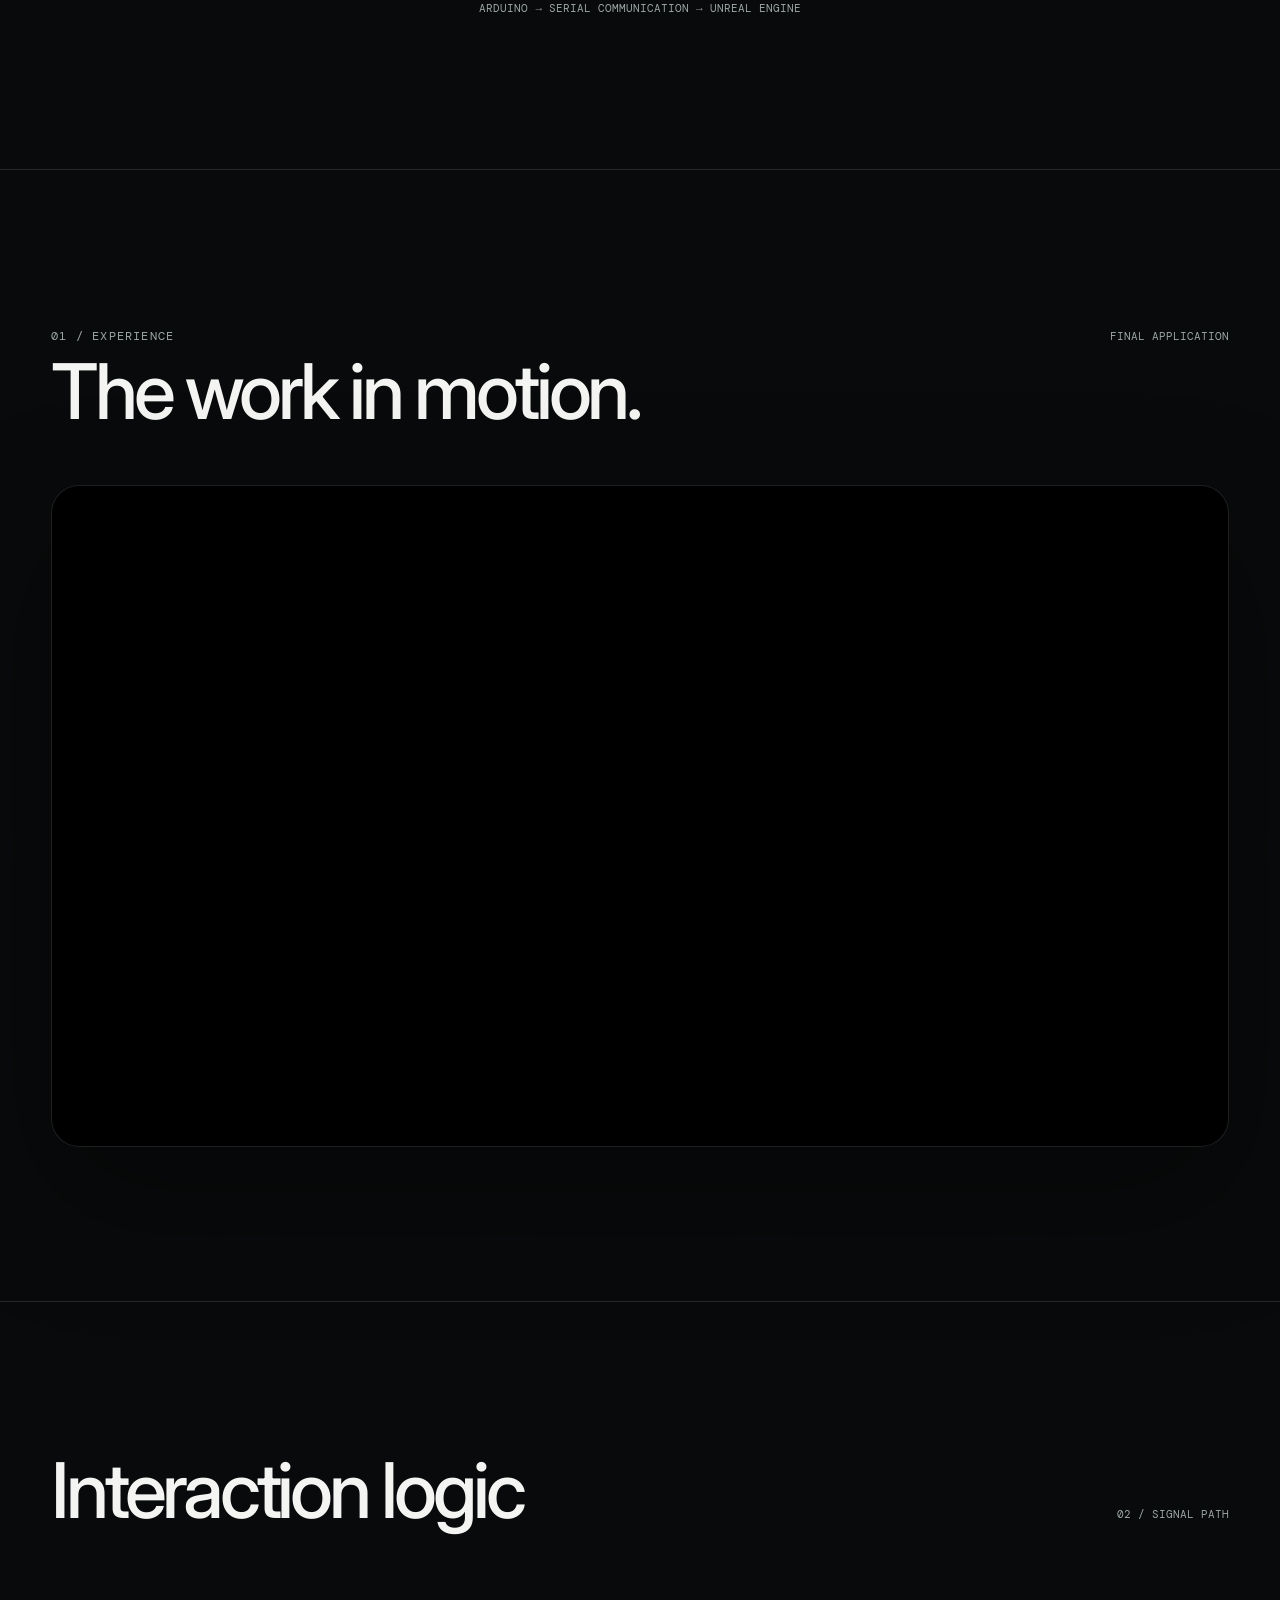
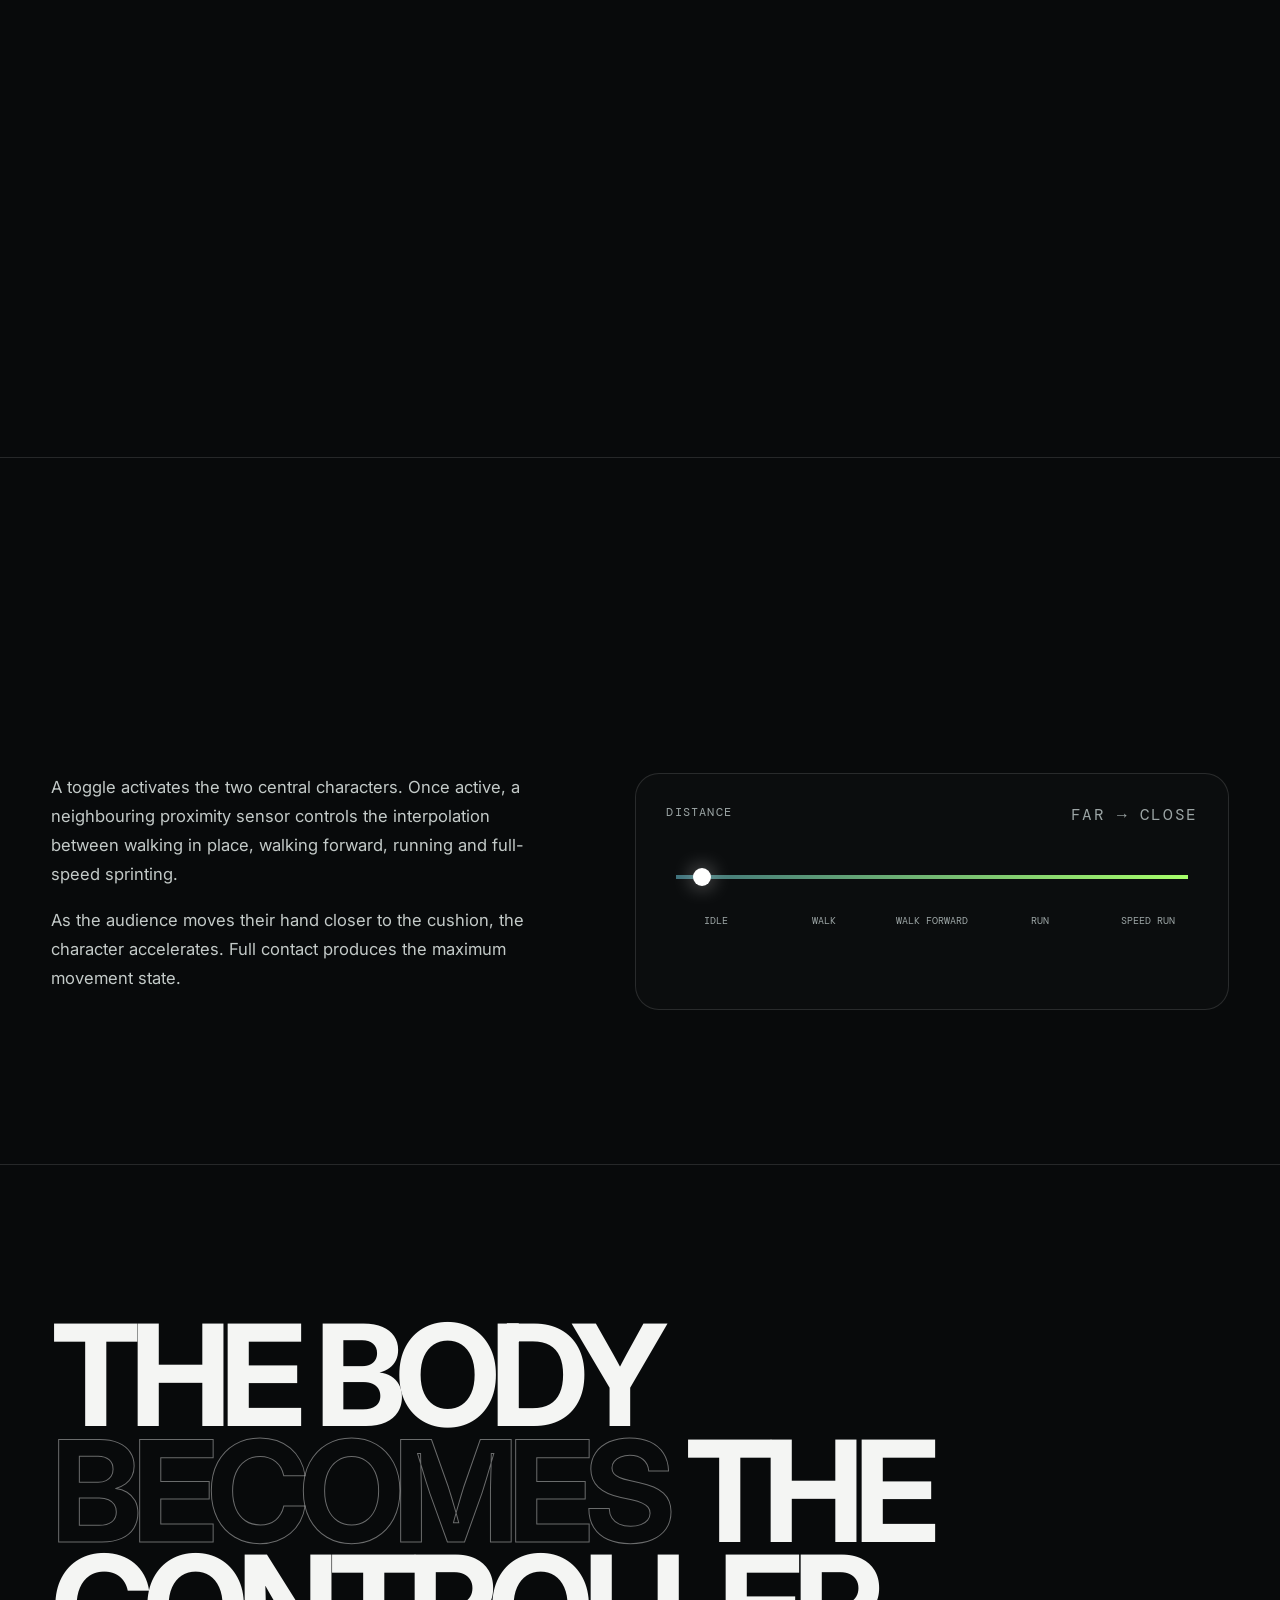
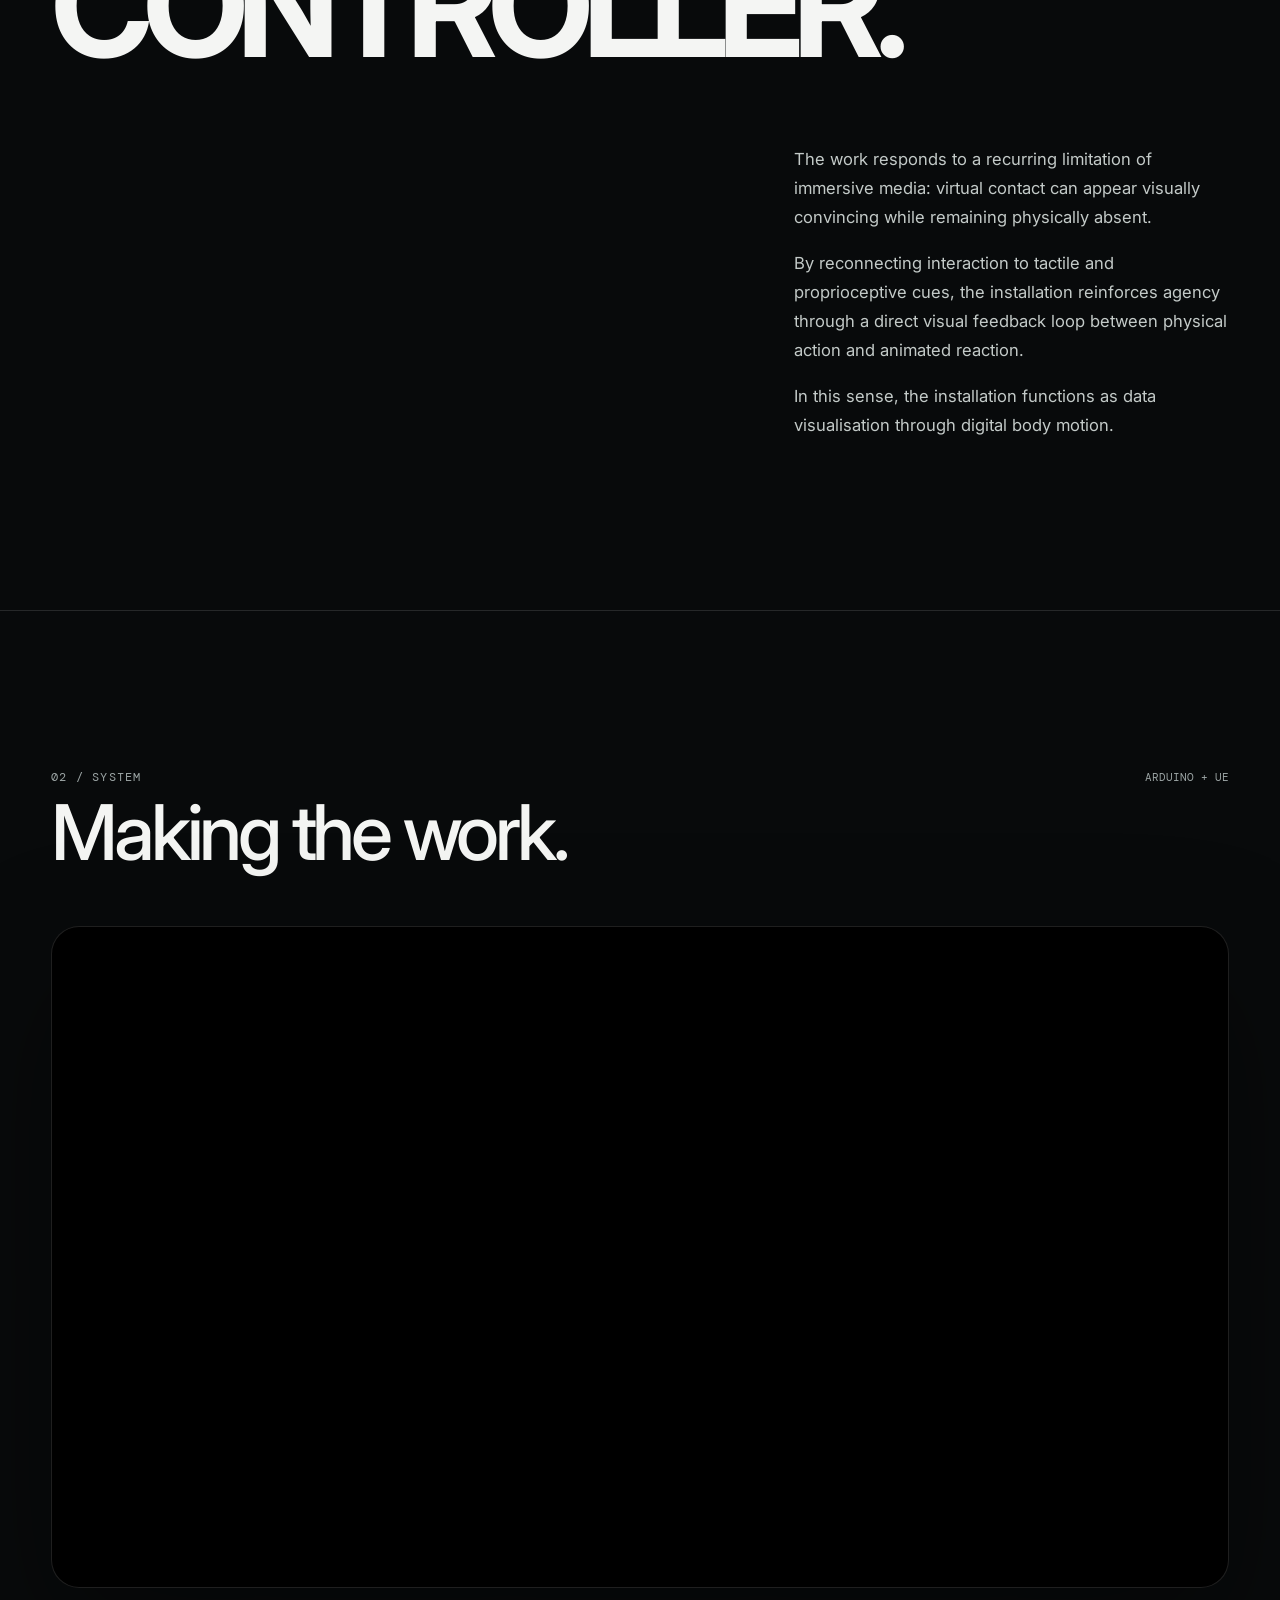
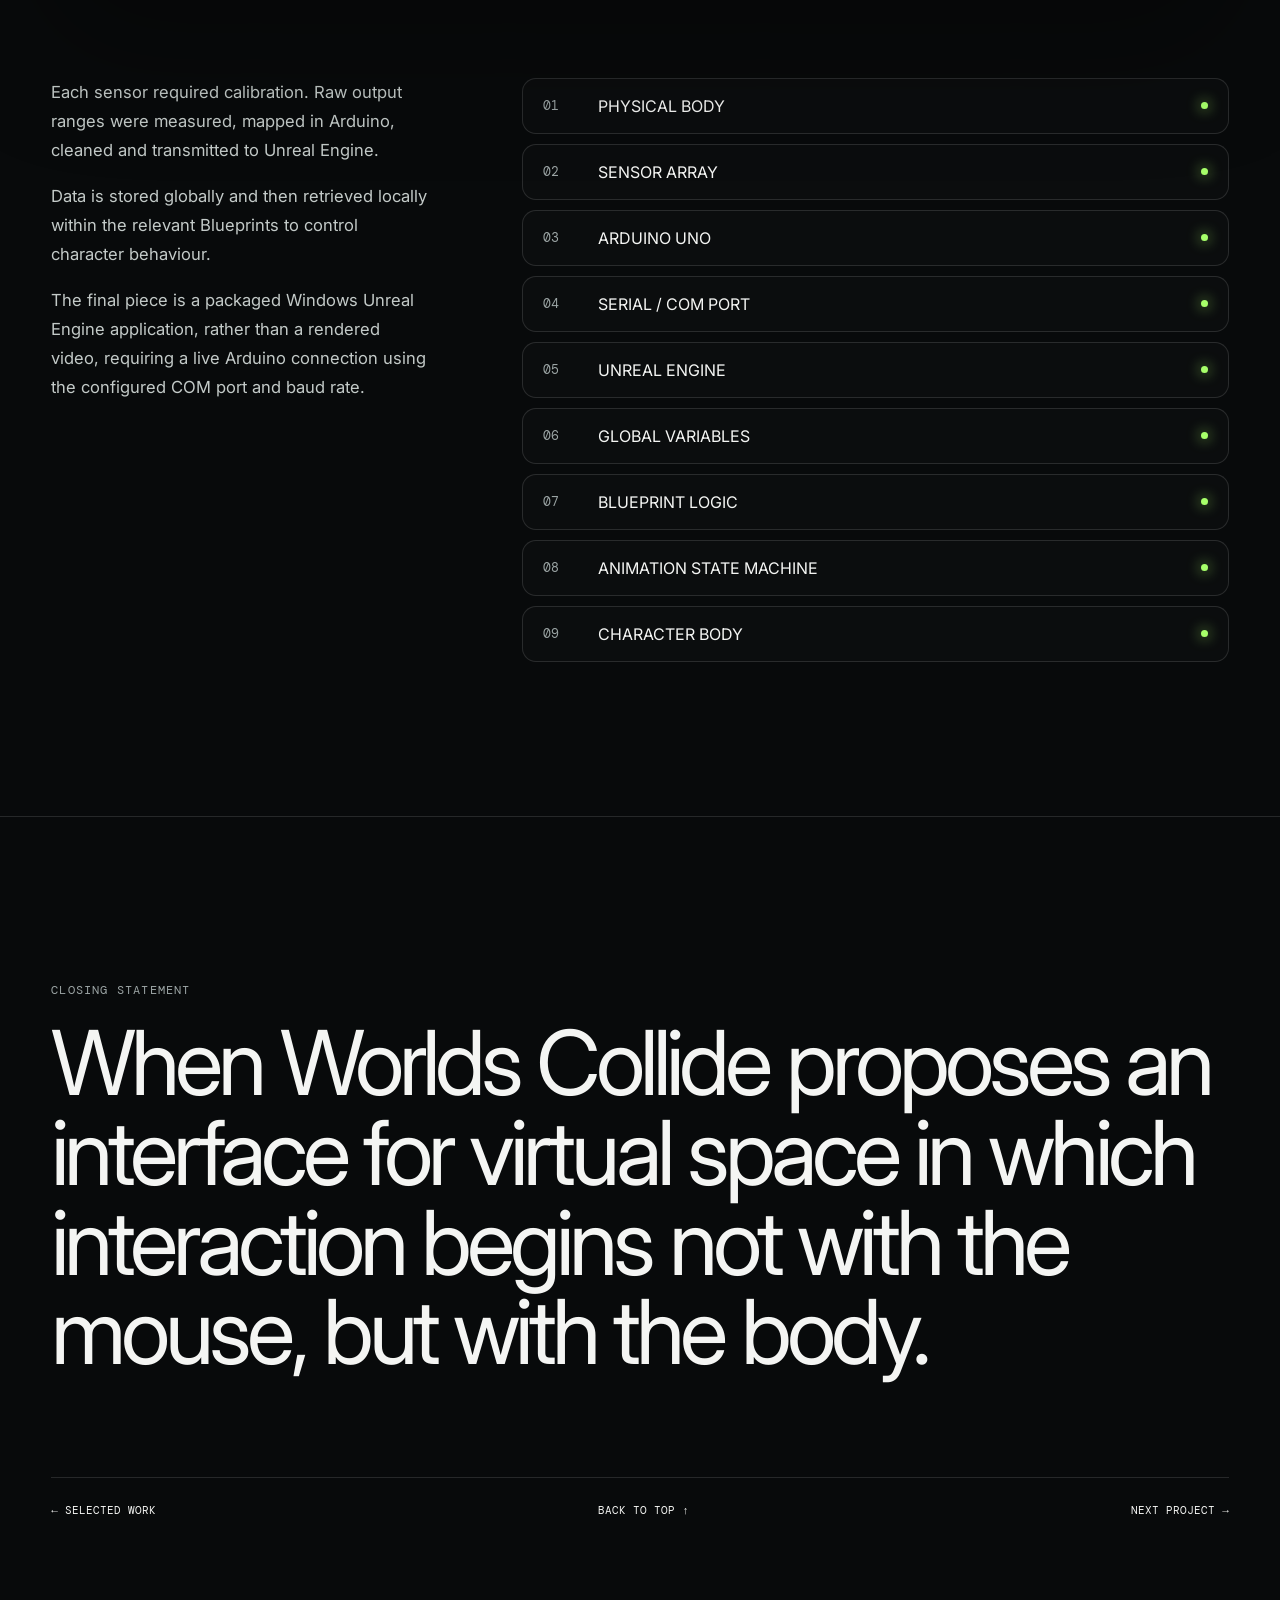
<file: projects/when-worlds-collide/index.html>
<!doctype html>
<html lang="en">
<head>
  <meta charset="utf-8" />
  <meta name="viewport" content="width=device-width, initial-scale=1" />

  <title>When Worlds Collide — Interactive Installation</title>

  <meta
    name="description"
    content="When Worlds Collide is a real-time interactive installation connecting physical sensation with virtual body motion through Arduino, serial data and Unreal Engine."
  />

  <link rel="preconnect" href="https://fonts.googleapis.com">
  <link rel="preconnect" href="https://fonts.gstatic.com" crossorigin>

  <link
    href="https://fonts.googleapis.com/css2?family=DM+Mono:wght@300;400;500&family=Inter:wght@300;400;500;600;700&display=swap"
    rel="stylesheet"
  />

  <style>
    :root {
      --bg: #080a0b;
      --panel: #0d1113;
      --text: #f4f5f3;
      --muted: #9ca5a5;
      --line: rgba(255,255,255,.12);

      --accent: #a7ff6a;
      --cyan: #70e7ff;

      --max-width: 1440px;
      --padding: clamp(20px, 4vw, 64px);
      --radius: 28px;
    }

    * {
      box-sizing: border-box;
    }

    html {
      scroll-behavior: smooth;
    }

    body {
      margin: 0;
      background:
        radial-gradient(
          circle at 80% 10%,
          rgba(112,231,255,.08),
          transparent 30rem
        ),
        radial-gradient(
          circle at 10% 20%,
          rgba(167,255,106,.05),
          transparent 30rem
        ),
        var(--bg);

      color: var(--text);

      font-family:
        Inter,
        system-ui,
        -apple-system,
        BlinkMacSystemFont,
        sans-serif;

      overflow-x: hidden;
    }

    a {
      color: inherit;
      text-decoration: none;
    }

    img {
      display: block;
      width: 100%;
    }

    ::selection {
      background: var(--accent);
      color: #081008;
    }

    .wrap {
      width: min(100%, var(--max-width));
      margin-inline: auto;
      padding-inline: var(--padding);
    }

    .mono,
    .eyebrow {
      font-family: "DM Mono", monospace;
      text-transform: uppercase;
      letter-spacing: .1em;
    }

    .eyebrow {
      color: var(--muted);
      font-size: 12px;
    }

    .muted {
      color: var(--muted);
    }


    /* ---------------------------------------
       BOOT / PAGE TRANSITION
    --------------------------------------- */

    .boot {
      position: fixed;
      inset: 0;
      z-index: 1000;

      background: #050607;

      display: grid;
      place-items: center;

      transition:
        opacity .7s ease,
        visibility .7s ease;
    }

    .boot.hide {
      opacity: 0;
      visibility: hidden;
    }

    .boot-inner {
      width: min(560px, 86vw);
    }

    .boot-title {
      font-size: clamp(32px, 5vw, 64px);
      line-height: 1;
      letter-spacing: -.04em;
      margin: 10px 0 30px;
    }

    .boot-row {
      display: flex;
      justify-content: space-between;

      border-top: 1px solid var(--line);

      padding: 10px 0;

      color: #bbc2c0;

      font-family: "DM Mono", monospace;
      font-size: 11px;
      text-transform: uppercase;
    }

    .boot-bar {
      width: 100%;
      height: 2px;

      margin-top: 24px;

      background: #1c2122;
      overflow: hidden;
    }

    .boot-bar::after {
      content: "";

      display: block;

      width: 0;
      height: 100%;

      background:
        linear-gradient(
          90deg,
          var(--accent),
          var(--cyan)
        );

      animation: boot 1s ease forwards;
    }

    @keyframes boot {
      to {
        width: 100%;
      }
    }


    /* ---------------------------------------
       HERO
    --------------------------------------- */

    .hero {
      position: relative;

      min-height: 100svh;

      display: grid;
      align-items: end;

      overflow: hidden;
      isolation: isolate;

      border-bottom: 1px solid var(--line);
    }

    .hero-image {
      position: absolute;
      inset: 0;
      z-index: -3;
    }

    .hero-image img {
      width: 100%;
      height: 100%;

      object-fit: cover;
      object-position: center 46%;

      filter:
        brightness(.58)
        contrast(1.1)
        saturate(.8);

      transform: scale(1.04);
    }

    .hero::after {
      content: "";

      position: absolute;
      inset: 0;

      z-index: -2;

      background:
        linear-gradient(
          180deg,
          rgba(5,6,7,.12),
          rgba(5,6,7,.3) 48%,
          rgba(5,6,7,.96)
        ),
        linear-gradient(
          90deg,
          rgba(5,6,7,.55),
          transparent 60%
        );
    }

    .hero-nav {
      position: absolute;

      top: 26px;
      left: 0;
      right: 0;

      padding-inline: var(--padding);

      display: flex;
      justify-content: space-between;

      font-family: "DM Mono", monospace;
      font-size: 11px;
      text-transform: uppercase;
      letter-spacing: .08em;
    }

    .status {
      display: flex;
      align-items: center;
      gap: 9px;
    }

    .status-dot {
      width: 7px;
      height: 7px;

      border-radius: 50%;

      background: var(--accent);

      box-shadow:
        0 0 14px var(--accent);
    }

    .hero-content {
      padding-top: 160px;
      padding-bottom: 50px;
    }

    .hero h1 {
      max-width: 1250px;

      margin:
        18px 0
        24px;

      font-size:
        clamp(68px, 11vw, 172px);

      font-weight: 600;

      line-height: .82;

      letter-spacing: -.075em;

      text-transform: uppercase;
    }

    .hero-description {
      max-width: 900px;

      margin: 0;

      color: #d5dbd9;

      font-size:
        clamp(18px, 2vw, 30px);

      font-weight: 300;

      line-height: 1.4;
    }

    .metadata {
      margin-top: 46px;

      display: flex;
      flex-wrap: wrap;

      gap:
        10px
        28px;

      color: #aab2b0;

      font-family: "DM Mono", monospace;
      font-size: 11px;
      letter-spacing: .08em;
      text-transform: uppercase;
    }

    .enter {
      display: inline-flex;
      align-items: center;

      gap: 12px;

      margin-top: 55px;

      font-family: "DM Mono", monospace;
      font-size: 11px;
      letter-spacing: .1em;
      text-transform: uppercase;
    }

    .enter-arrow {
      animation: arrow 1s ease-in-out infinite alternate;
    }

    @keyframes arrow {
      to {
        transform: translateY(7px);
      }
    }


    /* ---------------------------------------
       FLOATING NUMBERS
    --------------------------------------- */

    .digits {
      position: absolute;
      inset: 0;

      z-index: -1;

      pointer-events: none;
      overflow: hidden;

      opacity: .13;

      color: white;

      font-family: "DM Mono", monospace;
      font-size: clamp(30px, 4vw, 68px);

      line-height: 1.5;

      text-shadow:
        0 0 20px rgba(255,255,255,.4);
    }

    .digits span {
      position: absolute;

      animation:
        numbers 14s linear infinite;
    }

    .digits span:nth-child(1) {
      left: 7%;
      top: -30%;
    }

    .digits span:nth-child(2) {
      left: 35%;
      top: -20%;
      animation-delay: -4s;
    }

    .digits span:nth-child(3) {
      left: 67%;
      top: -30%;
      animation-delay: -7s;
    }

    .digits span:nth-child(4) {
      left: 88%;
      top: -35%;
      animation-delay: -2s;
    }

    @keyframes numbers {
      to {
        transform: translateY(35vh);
      }
    }


    /* ---------------------------------------
       SECTIONS
    --------------------------------------- */

    .section {
      padding:
        clamp(90px, 12vw, 180px)
        0;

      border-bottom:
        1px solid var(--line);
    }

    .section-heading {
      display: flex;

      justify-content: space-between;
      align-items: baseline;

      gap: 30px;

      margin-bottom: 56px;
    }

    .section-heading h2 {
      margin: 0;

      font-size:
        clamp(40px, 6vw, 88px);

      font-weight: 500;

      letter-spacing: -.055em;

      line-height: .95;
    }

    .section-number {
      color: var(--muted);

      font-family: "DM Mono", monospace;
      font-size: 11px;
    }


    /* ---------------------------------------
       INTRODUCTION
    --------------------------------------- */

    .intro-grid {
      display: grid;

      grid-template-columns:
        minmax(0, 1.2fr)
        minmax(280px, .8fr);

      gap:
        clamp(42px, 7vw, 110px);

      align-items: start;
    }

    .lead {
      margin: 0;

      font-size:
        clamp(30px, 4.5vw, 68px);

      font-weight: 400;

      letter-spacing: -.045em;

      line-height: 1.08;
    }

    .body-copy {
      max-width: 760px;

      color: #c3cac8;

      font-size:
        clamp(16px, 1.3vw, 20px);

      line-height: 1.75;
    }

    .body-copy p:first-child {
      margin-top: 0;
    }


    /* ---------------------------------------
       SENSOR MONITOR
    --------------------------------------- */

    .monitor {
      position: sticky;
      top: 30px;

      padding: 22px;

      border:
        1px solid var(--line);

      border-radius: 20px;

      background:
        linear-gradient(
          180deg,
          rgba(255,255,255,.035),
          rgba(255,255,255,.01)
        );

      backdrop-filter: blur(14px);
    }

    .monitor-header {
      display: flex;

      justify-content: space-between;

      margin-bottom: 18px;
    }

    .sensor-row {
      display: grid;

      grid-template-columns:
        1fr
        auto;

      gap: 12px;

      padding: 11px 0;

      border-top:
        1px solid var(--line);

      font-family:
        "DM Mono",
        monospace;

      font-size: 11px;
    }

    .sensor-value {
      color: #edffdf;
    }

    .meter {
      width: 100%;
      height: 2px;

      margin-top: 7px;

      background: #202526;

      overflow: hidden;
    }

    .meter span {
      display: block;

      width: var(--value);
      height: 100%;

      background:
        linear-gradient(
          90deg,
          var(--cyan),
          var(--accent)
        );

      transition:
        width .3s ease;
    }


    /* ---------------------------------------
       TWO WORLDS
    --------------------------------------- */

    .worlds {
      display: grid;

      grid-template-columns:
        1fr
        1px
        1fr;

      gap:
        clamp(28px, 5vw, 70px);
    }

    .world-card {
      padding:
        clamp(26px, 4vw, 52px);

      border:
        1px solid var(--line);

      border-radius:
        var(--radius);

      background:
        rgba(255,255,255,.018);
    }

    .world-card h3 {
      margin:
        14px 0
        35px;

      font-size:
        clamp(36px, 4vw, 62px);

      font-weight: 500;

      letter-spacing: -.05em;
    }

    .world-card ul {
      list-style: none;

      margin: 0;
      padding: 0;
    }

    .world-card li {
      display: flex;

      justify-content: space-between;

      gap: 20px;

      padding:
        14px 0;

      border-top:
        1px solid var(--line);

      color: #c5ccca;
    }

    .serial-line {
      position: relative;

      background:
        var(--line);
    }

    .serial-line::after {
      content: "";

      position: absolute;

      top: 0;
      left: 50%;

      width: 7px;
      height: 45px;

      transform:
        translateX(-50%);

      border-radius:
        999px;

      background:
        linear-gradient(
          var(--cyan),
          var(--accent)
        );

      box-shadow:
        0 0 25px var(--cyan);

      animation:
        serial 3s ease-in-out infinite;
    }

    @keyframes serial {
      50% {
        top:
          calc(100% - 45px);
      }
    }

    .serial-caption {
      margin-top: 35px;

      text-align: center;

      color: var(--muted);

      font-family:
        "DM Mono",
        monospace;

      font-size: 11px;
    }


    /* ---------------------------------------
       VIDEO
    --------------------------------------- */

    .video {
      position: relative;

      aspect-ratio: 16 / 9;

      overflow: hidden;

      border:
        1px solid var(--line);

      border-radius:
        var(--radius);

      background: black;

      box-shadow:
        0 50px 130px
        rgba(0,0,0,.35);
    }

    .video iframe {
      display: block;

      width: 100%;
      height: 100%;

      border: 0;
    }


    /* ---------------------------------------
       SIGNAL PIPELINE
    --------------------------------------- */

    .pipeline {
      display: grid;

      grid-template-columns:
        repeat(8, 1fr);

      gap: 8px;
    }

    .pipeline-node {
      min-height: 115px;

      display: flex;
      flex-direction: column;

      justify-content: space-between;

      padding: 16px;

      border:
        1px solid var(--line);

      border-radius:
        16px;

      background:
        rgba(255,255,255,.018);

      transition:
        .4s ease;
    }

    .pipeline-node.active {
      border-color:
        rgba(167,255,106,.65);

      box-shadow:
        0 0 40px
        rgba(167,255,106,.08);

      transform:
        translateY(-5px);
    }

    .pipeline-node small {
      color: var(--muted);

      font-family:
        "DM Mono",
        monospace;

      font-size: 10px;
    }

    .pipeline-node strong {
      font-size: 14px;
      font-weight: 500;
    }


    /* ---------------------------------------
       PROXIMITY / BLEND SPACE
    --------------------------------------- */

    .blend-grid {
      display: grid;

      grid-template-columns:
        1fr
        1.2fr;

      gap:
        clamp(40px, 7vw, 100px);
    }

    .blend-space {
      padding: 30px;

      border:
        1px solid var(--line);

      border-radius:
        24px;

      background:
        rgba(255,255,255,.015);
    }

    .blend-header {
      display: flex;

      justify-content: space-between;
    }

    .range {
      position: relative;

      height: 4px;

      margin:
        50px 10px
        35px;

      background:
        #1e2425;
    }

    .range::before {
      content: "";

      position: absolute;

      inset: 0;

      background:
        linear-gradient(
          90deg,
          rgba(112,231,255,.4),
          var(--accent)
        );
    }

    .range-knob {
      position: absolute;

      top: 50%;
      left: 5%;

      width: 18px;
      height: 18px;

      border-radius: 50%;

      background: white;

      transform:
        translate(-50%, -50%);

      box-shadow:
        0 0 20px
        rgba(255,255,255,.5);

      animation:
        proximity 5s ease-in-out
        infinite alternate;
    }

    @keyframes proximity {
      to {
        left: 95%;
      }
    }

    .movement-states {
      display: grid;

      grid-template-columns:
        repeat(5, 1fr);

      gap: 8px;

      text-align: center;

      color:
        var(--muted);

      font-family:
        "DM Mono",
        monospace;

      font-size: 10px;

      text-transform: uppercase;
    }


    /* ---------------------------------------
       BODY STATEMENT
    --------------------------------------- */

    .body-statement {
      max-width: 1300px;

      margin: 0;

      font-size:
        clamp(64px, 11vw, 170px);

      line-height: .82;

      letter-spacing: -.075em;

      text-transform: uppercase;
    }

    .body-statement span {
      color: transparent;

      -webkit-text-stroke:
        1px rgba(255,255,255,.4);
    }


    /* ---------------------------------------
       SYSTEM ARCHITECTURE
    --------------------------------------- */

    .architecture-grid {
      display: grid;

      grid-template-columns:
        .7fr
        1.3fr;

      gap:
        clamp(40px, 7vw, 100px);
    }

    .architecture {
      display: grid;

      gap: 10px;
    }

    .architecture-row {
      display: grid;

      grid-template-columns:
        40px
        1fr
        auto;

      align-items: center;

      gap: 15px;

      padding:
        17px 20px;

      border:
        1px solid var(--line);

      border-radius:
        14px;

      background:
        rgba(255,255,255,.015);
    }

    .architecture-row small {
      color: var(--muted);

      font-family:
        "DM Mono",
        monospace;
    }

    .architecture-dot {
      width: 7px;
      height: 7px;

      border-radius: 50%;

      background:
        var(--accent);

      box-shadow:
        0 0 14px
        var(--accent);
    }


    /* ---------------------------------------
       CLOSING
    --------------------------------------- */

    .closing {
      min-height: 88svh;

      display: grid;
      align-items: center;

      padding:
        130px 0
        60px;
    }

    .closing-copy {
      max-width: 1200px;

      margin: 20px 0 0;

      font-size:
        clamp(42px, 7vw, 104px);

      line-height: 1;

      letter-spacing: -.055em;
    }

    .footer {
      display: flex;

      justify-content: space-between;

      gap: 20px;

      margin-top: 100px;
      padding-top: 25px;

      border-top:
        1px solid var(--line);

      font-family:
        "DM Mono",
        monospace;

      font-size: 11px;

      text-transform: uppercase;
    }


    /* ---------------------------------------
       SCROLL REVEALS
    --------------------------------------- */

    .reveal {
      opacity: 0;

      transform:
        translateY(28px);

      transition:
        opacity .8s ease,
        transform .8s ease;
    }

    .reveal.visible {
      opacity: 1;

      transform: none;
    }
  /* ==========================================================
   IN SITU / EXHIBITION GALLERY
   Put this at the END of your CSS
========================================================== */

.exhibition-grid {
  width: 100%;

  display: grid;
  grid-template-columns: repeat(12, minmax(0, 1fr));

  column-gap: 24px;
  row-gap: 90px;

  align-items: start;

  margin-top: 70px;
}


/* Reset any previous figure sizing */

.exhibition-grid .exhibition-item {
  width: 100%;
  max-width: none;
  min-width: 0;

  margin: 0;
  padding: 0;

  display: block;
}


/* Reset image sizing */

.exhibition-grid .exhibition-item img {
  display: block;

  width: 100%;
  max-width: none;

  object-fit: cover;

  border-radius: 24px;

  border:
    1px solid rgba(255, 255, 255, 0.1);
}


/* ==========================================================
   01 — PHYSICAL INTERFACE
========================================================== */

.exhibition-grid .interface {
  grid-column: 1 / 6;
}

.exhibition-grid .interface img {
  aspect-ratio: 4 / 3;
}


/* ==========================================================
   02 — INSTALLATION SETUP
   FULL WIDTH / CINEMATIC
========================================================== */

.exhibition-grid .setup {
  grid-column: 1 / -1;

  width: 100%;
}

.exhibition-grid .setup img {
  width: 100%;

  /*
     Wider landscape treatment.
     Change to 16/9 if you want it taller.
  */
  aspect-ratio: 16 / 7;

  object-fit: cover;
  object-position: center;
}


/* ==========================================================
   03 — EXHIBITION VIEW
========================================================== */

.exhibition-grid .exhibition {
  grid-column: 2 / 8;
}

.exhibition-grid .exhibition img {
  aspect-ratio: 4 / 3;
}


/* ==========================================================
   04 — AUDIENCE INTERACTION
========================================================== */

.exhibition-grid .interaction {
  grid-column: 8 / 13;

  margin-top: 120px;
}

.exhibition-grid .interaction img {
  aspect-ratio: 4 / 3;
}


/* ==========================================================
   CAPTIONS
========================================================== */

.exhibition-grid .image-caption {
  width: 100%;

  margin-top: 14px;

  display: flex;
  justify-content: space-between;
  align-items: flex-start;

  gap: 20px;

  color: #8f9997;

  font-family: "DM Mono", monospace;
  font-size: 11px;

  line-height: 1.5;

  letter-spacing: 0.08em;
  text-transform: uppercase;
}

/* ==========================================================
   MOBILE
========================================================== */

@media (max-width: 800px) {

  .exhibition-grid {
    grid-template-columns: 1fr;

    row-gap: 55px;

    margin-top: 50px;
  }


  .exhibition-grid .interface,
  .exhibition-grid .setup,
  .exhibition-grid .exhibition,
  .exhibition-grid .interaction {
    grid-column: 1 / -1;

    width: 100%;
    max-width: none;

    margin-top: 0;
  }


  .exhibition-grid .setup img {
    aspect-ratio: 16 / 10;
  }

}


    /* ---------------------------------------
       RESPONSIVE
    --------------------------------------- */

    @media (max-width: 950px) {

      .intro-grid,
      .blend-grid,
      .architecture-grid {
        grid-template-columns:
          1fr;
      }

      .monitor {
        position: relative;
        top: auto;
      }

      .worlds {
        grid-template-columns:
          1fr;
      }

      .serial-line {
        width: 1px;
        height: 80px;

        justify-self: center;
      }

      .pipeline {
        grid-template-columns:
          1fr 1fr;
      }
    }

    @media (max-width: 600px) {

      :root {
        --radius: 20px;
      }

      .hero h1 {
        font-size:
          clamp(58px, 17vw, 100px);
      }

      .section-heading {
        flex-direction: column;
        align-items: flex-start;
      }

      .pipeline {
        grid-template-columns:
          1fr;
      }

      .movement-states {
        grid-template-columns:
          1fr;

        text-align: left;
      }

      .movement-states div {
        padding:
          8px 0;

        border-top:
          1px solid var(--line);
      }

      .footer {
        flex-direction: column;
      }
    }

    @media (prefers-reduced-motion: reduce) {

      html {
        scroll-behavior: auto;
      }

      *,
      *::before,
      *::after {
        animation-duration:
          .001ms !important;

        animation-iteration-count:
          1 !important;
      }



    }
  </style>
</head>

<body>

  <!-- =====================================
       BOOT TRANSITION
  ====================================== -->

  <div class="boot" id="boot">

    <div class="boot-inner">

      <div class="eyebrow">
        Project 01 / Interactive + Generative
      </div>

      <h2 class="boot-title">
        WHEN WORLDS COLLIDE
      </h2>

      <div class="boot-row">
        <span>Initialising virtual world</span>
        <span>OK</span>
      </div>

      <div class="boot-row">
        <span>Serial input</span>
        <span>Waiting</span>
      </div>

      <div class="boot-row">
        <span>Unreal Engine</span>
        <span>Ready</span>
      </div>

      <div class="boot-bar"></div>

    </div>

  </div>


  <!-- =====================================
       HERO
  ====================================== -->

  <header class="hero" id="top">

    <div class="hero-image">
      <img
        src="WWC.png"
        alt="When Worlds Collide project poster"
      >
    </div>


    <div class="digits" aria-hidden="true">

      <span>
        0 1 3 7 4 9 2 6 0 5<br>
        8 4 2 1 9 7 3 0 6 5<br>
        4 9 1 8 7 2 0 3 6 5
      </span>

      <span>
        7 2 9 0 4 6 8 1 5 3<br>
        3 1 6 8 0 4 9 5 2 7<br>
        2 8 4 7 1 0 3 9 6 5
      </span>

      <span>
        4 8 0 1 7 3 9 5 2 6<br>
        9 2 6 4 0 8 1 7 5 3<br>
        1 5 7 3 9 2 8 6 0 4
      </span>

      <span>
        3 7 0 9 2 4 8 1 6 5<br>
        8 5 1 4 7 0 3 9 2 6<br>
        6 0 4 2 8 1 9 3 5 7
      </span>

    </div>


    <nav class="hero-nav">

      <a href="../../index.html">
        ← Selected Work
      </a>

      <div class="status">
        <span class="status-dot"></span>
        System Online
      </div>

    </nav>


    <div class="wrap hero-content">

      <div class="eyebrow">
        Interaction / Generative / Real-time
      </div>

      <h1>
        When Worlds<br>
        Collide
      </h1>

      <p class="hero-description">
        Physical input becomes serial data.
        Serial data becomes virtual body motion.
      </p>

      <div class="metadata">

        <span>
          Interactive Installation
        </span>

        <span>
          Arduino UNO
        </span>

        <span>
          Unreal Engine
        </span>

        <span>
          Real-time Application
        </span>

      </div>

      <a
        href="#concept"
        class="enter"
      >

        Enter System

        <span class="enter-arrow">
          ↓
        </span>

      </a>

    </div>

  </header>


  <!-- =====================================
       CONCEPT
  ====================================== -->

  <section
    class="section"
    id="concept"
  >

    <div class="wrap">

      <div class="section-heading reveal">

        <span class="section-number">
          00 / CONCEPT
        </span>

        <span class="eyebrow">
          Body → Data → Motion
        </span>

      </div>


      <div class="intro-grid">

        <div>

          <p class="lead reveal">

            An interactive installation in which
            touch, proximity, stretch and grip
            are translated into real-time
            digital body motion.

          </p>


          <div
            class="body-copy reveal"
            style="margin-top:50px"
          >

            <p>

              <strong>
                When Worlds Collide
              </strong>

              connects a physical interface
              built around an Arduino UNO with
              a virtual theatre-like environment
              running in Unreal Engine.

            </p>

            <p>

              Audience input is calibrated,
              mapped, cleaned and transmitted
              through serial communication,
              where it becomes character
              behaviour.

            </p>

            <p>

              Instead of treating the keyboard,
              mouse or conventional controller
              as the default interface, the
              installation uses the motility
              of the human body itself.

            </p>

          </div>

        </div>


        <!-- LIVE DATA PANEL -->

        <aside
          class="monitor reveal"
          id="monitor"
        >

          <div class="monitor-header">

            <span class="eyebrow">
              Input Stream
            </span>

            <span class="status">

              <span class="status-dot"></span>

              <span class="mono">
                Live
              </span>

            </span>

          </div>


          <div class="sensor-row">

            <div>

              INPUT_01 / CAP_TOUCH

              <div class="meter">
                <span style="--value:82%"></span>
              </div>

            </div>

            <span class="sensor-value">
              0.82
            </span>

          </div>


          <div class="sensor-row">

            <div>

              INPUT_02 / PROXIMITY

              <div class="meter">
                <span style="--value:47%"></span>
              </div>

            </div>

            <span class="sensor-value">
              0.47
            </span>

          </div>


          <div class="sensor-row">

            <div>

              INPUT_03 / STRETCH

              <div class="meter">
                <span style="--value:16%"></span>
              </div>

            </div>

            <span class="sensor-value">
              0.16
            </span>

          </div>


          <div class="sensor-row">

            <div>

              INPUT_04 / GRIP

              <div class="meter">
                <span style="--value:71%"></span>
              </div>

            </div>

            <span class="sensor-value">
              0.71
            </span>

          </div>


          <div class="sensor-row">

            <span>
              SERIAL
            </span>

            <span class="sensor-value">
              CONNECTED
            </span>

          </div>


          <div class="sensor-row">

            <span>
              ENGINE
            </span>

            <span class="sensor-value">
              UE
            </span>

          </div>


          <div class="sensor-row">

            <span>
              STATE
            </span>

            <span class="sensor-value">
              LISTENING
            </span>

          </div>

        </aside>

      </div>

    </div>

  </section>

  <!-- =====================================
       IMAGES
  ====================================== -->

  <section class="section">

  <div class="wrap">

    <div class="section-heading reveal">

      <div>
        <span class="eyebrow">
          04 / IN SITU
        </span>

        <h2 style="margin-top:12px">
          From system to exhibition.
        </h2>
      </div>

      <span class="section-number">
        PHYSICAL / PUBLIC
      </span>

    </div>


    <div class="exhibition-grid">

  <!-- 01 / PHYSICAL INTERFACE -->
  <figure class="exhibition-item interface reveal">

    <img
      src="interface.jpg"
      alt="Custom physical interface built for When Worlds Collide"
    >

    <figcaption class="image-caption">
      Physical interface / Custom sensor system
    </figcaption>

  </figure>


  <!-- 02 / INSTALLATION PROCESS — WIDE -->
  <figure class="exhibition-item setup reveal">

    <img
      src="setup.png"
      alt="Work in progress installation setup"
    >

    <figcaption class="image-caption">
      Installation process / Calibration + setup
    </figcaption>

  </figure>


  <!-- 03 / EXHIBITION VIEW -->
  <figure class="exhibition-item exhibition reveal">

    <img
      src="exhibition.jpg"
      alt="When Worlds Collide installed in the exhibition"
    >

    <figcaption class="image-caption">
      Exhibition view / Spatial curation
    </figcaption>

  </figure>

</div>

  </div>

</section>


  <!-- =====================================
       TWO WORLDS
  ====================================== -->

  <section class="section">

    <div class="wrap">

      <div class="section-heading reveal">

        <h2>
          Two worlds.<br>
          One feedback loop.
        </h2>

        <span class="section-number">
          01 / SYSTEM
        </span>

      </div>


      <div class="worlds">

        <article class="world-card reveal">

          <span class="eyebrow">
            Physical World
          </span>

          <h3>
            Body / Sensors
          </h3>

          <ul>

            <li>
              <span>Controller</span>
              <span class="mono">
                Arduino UNO
              </span>
            </li>

            <li>
              <span>Touch</span>
              <span class="mono">
                Capacitive
              </span>
            </li>

            <li>
              <span>Distance</span>
              <span class="mono">
                Proximity
              </span>
            </li>

            <li>
              <span>Deformation</span>
              <span class="mono">
                Stretch
              </span>
            </li>

            <li>
              <span>Pressure</span>
              <span class="mono">
                Grip
              </span>
            </li>

          </ul>

        </article>


        <div
          class="serial-line"
          aria-hidden="true"
        ></div>


        <article class="world-card reveal">

          <span class="eyebrow">
            Virtual World
          </span>

          <h3>
            Data / Bodies
          </h3>

          <ul>

            <li>
              <span>Environment</span>
              <span class="mono">
                Unreal Engine
              </span>
            </li>

            <li>
              <span>Logic</span>
              <span class="mono">
                Blueprints
              </span>
            </li>

            <li>
              <span>Behaviour</span>
              <span class="mono">
                State Machines
              </span>
            </li>

            <li>
              <span>Interpolation</span>
              <span class="mono">
                Blend Spaces
              </span>
            </li>

            <li>
              <span>Output</span>
              <span class="mono">
                Character Motion
              </span>
            </li>

          </ul>

        </article>

      </div>


      <div class="serial-caption reveal">

        ARDUINO
        →
        SERIAL COMMUNICATION
        →
        UNREAL ENGINE

      </div>

    </div>

  </section>


  <!-- =====================================
       FINAL VIDEO
  ====================================== -->

  <section class="section">

    <div class="wrap">

      <div class="section-heading reveal">

        <div>

          <span class="eyebrow">
            01 / EXPERIENCE
          </span>

          <h2 style="margin-top:12px">
            The work in motion.
          </h2>

        </div>

        <span class="section-number">
          FINAL APPLICATION
        </span>

      </div>


      <div class="video reveal">

        <iframe
          src="https://www.youtube-nocookie.com/embed/awD0USpKvkY?rel=0"
          title="When Worlds Collide final project video"
          allow="
            accelerometer;
            autoplay;
            clipboard-write;
            encrypted-media;
            gyroscope;
            picture-in-picture;
            web-share
          "
          allowfullscreen
        ></iframe>

      </div>

    </div>

  </section>


  <!-- =====================================
       SIGNAL LOGIC
  ====================================== -->

  <section class="section">

    <div class="wrap">

      <div class="section-heading reveal">

        <h2>
          Interaction logic
        </h2>

        <span class="section-number">
          02 / SIGNAL PATH
        </span>

      </div>


      <div
        class="pipeline reveal"
        id="pipeline"
      >

        <div class="pipeline-node">
          <small>01</small>
          <strong>HAND</strong>
        </div>

        <div class="pipeline-node">
          <small>02</small>
          <strong>SENSOR</strong>
        </div>

        <div class="pipeline-node">
          <small>03</small>
          <strong>ARDUINO</strong>
        </div>

        <div class="pipeline-node">
          <small>04</small>
          <strong>SERIAL DATA</strong>
        </div>

        <div class="pipeline-node">
          <small>05</small>
          <strong>UNREAL</strong>
        </div>

        <div class="pipeline-node">
          <small>06</small>
          <strong>CONDITION</strong>
        </div>

        <div class="pipeline-node">
          <small>07</small>
          <strong>ANIMATION STATE</strong>
        </div>

        <div class="pipeline-node">
          <small>08</small>
          <strong>DIGITAL BODY</strong>
        </div>

      </div>


      <div
        class="body-copy reveal"
        style="margin-top:55px"
      >

        <p>

          Unreal Engine retrieves incoming
          sensor values, checks predefined
          conditions and calls the relevant
          animation Blueprint states.

        </p>

        <p>

          While the individual animation
          states are authored in advance,
          Blend Spaces allow continuous
          interpolation according to the
          real-time data arriving from the
          physical interface.

        </p>

      </div>

    </div>

  </section>


  <!-- =====================================
       PROXIMITY EXAMPLE
  ====================================== -->

  <section class="section">

    <div class="wrap">

      <div class="section-heading reveal">

        <div>

          <span class="eyebrow">
            Sensor Example
          </span>

          <h2 style="margin-top:12px">
            Proximity → Velocity
          </h2>

        </div>

        <span class="section-number">
          03 / BLEND SPACE
        </span>

      </div>


      <div class="blend-grid">

        <div class="body-copy reveal">

          <p>

            A toggle activates the two central
            characters. Once active, a neighbouring
            proximity sensor controls the interpolation
            between walking in place, walking forward,
            running and full-speed sprinting.

          </p>

          <p>

            As the audience moves their hand closer
            to the cushion, the character accelerates.
            Full contact produces the maximum
            movement state.

          </p>

        </div>


        <div class="blend-space reveal">

          <div class="blend-header">

            <span class="eyebrow">
              Distance
            </span>

            <span class="mono muted">
              Far → Close
            </span>

          </div>


          <div class="range">

            <div class="range-knob"></div>

          </div>


          <div class="movement-states">

            <div>IDLE</div>

            <div>WALK</div>

            <div>WALK FORWARD</div>

            <div>RUN</div>

            <div>SPEED RUN</div>

          </div>

        </div>

      </div>

    </div>

  </section>


  <!-- =====================================
       BODY AS INTERFACE
  ====================================== -->

  <section class="section">

    <div class="wrap">

      <h2 class="body-statement reveal">

        The body

        <span>
          becomes
        </span>

        the controller.

      </h2>


      <div
        class="intro-grid"
        style="margin-top:80px"
      >

        <div></div>


        <div class="body-copy reveal">

          <p>

            The work responds to a recurring
            limitation of immersive media:
            virtual contact can appear visually
            convincing while remaining
            physically absent.

          </p>

          <p>

            By reconnecting interaction to
            tactile and proprioceptive cues,
            the installation reinforces agency
            through a direct visual feedback
            loop between physical action and
            animated reaction.

          </p>

          <p>

            In this sense, the installation
            functions as data visualisation
            through digital body motion.

          </p>

        </div>

      </div>

    </div>

  </section>


  <!-- =====================================
       MAKING OF
  ====================================== -->

  <section class="section">

    <div class="wrap">

      <div class="section-heading reveal">

        <div>

          <span class="eyebrow">
            02 / SYSTEM
          </span>

          <h2 style="margin-top:12px">
            Making the work.
          </h2>

        </div>

        <span class="section-number">
          ARDUINO + UE
        </span>

      </div>


      <div class="video reveal">

        <iframe
          src="https://www.youtube.com/embed/PAoM9MS97zk?rel=0&modestbranding=1"
          title="When Worlds Collide making-of video"
          allow="
            accelerometer;
            autoplay;
            clipboard-write;
            encrypted-media;
            gyroscope;
            picture-in-picture;
            web-share
          "
          allowfullscreen
        ></iframe>

      </div>


      <div
        class="architecture-grid"
        style="margin-top:90px"
      >

        <div class="body-copy reveal">

          <p>

            Each sensor required calibration.
            Raw output ranges were measured,
            mapped in Arduino, cleaned and
            transmitted to Unreal Engine.

          </p>

          <p>

            Data is stored globally and then
            retrieved locally within the
            relevant Blueprints to control
            character behaviour.

          </p>

          <p>

            The final piece is a packaged
            Windows Unreal Engine application,
            rather than a rendered video,
            requiring a live Arduino connection
            using the configured COM port
            and baud rate.

          </p>

        </div>


        <div class="architecture reveal">

          <div class="architecture-row">

            <small>01</small>

            <span>
              PHYSICAL BODY
            </span>

            <span class="architecture-dot"></span>

          </div>


          <div class="architecture-row">

            <small>02</small>

            <span>
              SENSOR ARRAY
            </span>

            <span class="architecture-dot"></span>

          </div>


          <div class="architecture-row">

            <small>03</small>

            <span>
              ARDUINO UNO
            </span>

            <span class="architecture-dot"></span>

          </div>


          <div class="architecture-row">

            <small>04</small>

            <span>
              SERIAL / COM PORT
            </span>

            <span class="architecture-dot"></span>

          </div>


          <div class="architecture-row">

            <small>05</small>

            <span>
              UNREAL ENGINE
            </span>

            <span class="architecture-dot"></span>

          </div>


          <div class="architecture-row">

            <small>06</small>

            <span>
              GLOBAL VARIABLES
            </span>

            <span class="architecture-dot"></span>

          </div>


          <div class="architecture-row">

            <small>07</small>

            <span>
              BLUEPRINT LOGIC
            </span>

            <span class="architecture-dot"></span>

          </div>


          <div class="architecture-row">

            <small>08</small>

            <span>
              ANIMATION STATE MACHINE
            </span>

            <span class="architecture-dot"></span>

          </div>


          <div class="architecture-row">

            <small>09</small>

            <span>
              CHARACTER BODY
            </span>

            <span class="architecture-dot"></span>

          </div>

        </div>

      </div>

    </div>

  </section>


  <!-- =====================================
       CLOSING
  ====================================== -->

  <section class="closing">

    <div class="wrap">

      <span class="eyebrow reveal">
        Closing Statement
      </span>


      <p class="closing-copy reveal">

        When Worlds Collide proposes an
        interface for virtual space in which
        interaction begins not with the mouse,
        but with the body.

      </p>


      <nav class="footer reveal">

        <a href="../../index.html">
          ← Selected Work
        </a>

        <a href="#top">
          Back to Top ↑
        </a>

        <a href="#">
          Next Project →
        </a>

      </nav>

    </div>

  </section>


  <script>

    /* ---------------------------------------
       INTRO TRANSITION
    --------------------------------------- */

    window.addEventListener(
      "load",
      () => {

        const boot =
          document.querySelector("#boot");

        setTimeout(
          () => {

            boot.classList.add("hide");

          },
          1100
        );

      }
    );


    /* ---------------------------------------
       SCROLL REVEALS
    --------------------------------------- */

    const revealObserver =
      new IntersectionObserver(

        entries => {

          entries.forEach(

            entry => {

              if (
                entry.isIntersecting
              ) {

                entry.target
                  .classList
                  .add("visible");

                revealObserver
                  .unobserve(
                    entry.target
                  );

              }

            }

          );

        },

        {
          threshold: .12
        }

      );


    document
      .querySelectorAll(".reveal")
      .forEach(

        element => {

          revealObserver
            .observe(element);

        }

      );


    /* ---------------------------------------
       PIPELINE ANIMATION
    --------------------------------------- */

    const pipeline =
      document.querySelector(
        "#pipeline"
      );

    const nodes =
      [
        ...pipeline.querySelectorAll(
          ".pipeline-node"
        )
      ];

    let currentNode = 0;


    const pipelineObserver =
      new IntersectionObserver(

        entries => {

          if (
            !entries[0].isIntersecting
          ) return;


          setInterval(

            () => {

              nodes.forEach(

                node => {

                  node.classList
                    .remove("active");

                }

              );


              nodes[currentNode]
                .classList
                .add("active");


              currentNode =
                (
                  currentNode + 1
                ) % nodes.length;

            },

            600

          );


          pipelineObserver
            .disconnect();

        },

        {
          threshold: .4
        }

      );


    pipelineObserver
      .observe(pipeline);


    /* ---------------------------------------
       FAKE LIVE SENSOR DATA

       This is intentionally visual only.
       Replace with real data later if desired.
    --------------------------------------- */

    const sensorRows =
      [
        ...document.querySelectorAll(
          "#monitor .sensor-row"
        )
      ].slice(0, 4);


    if (
      !window
        .matchMedia(
          "(prefers-reduced-motion: reduce)"
        )
        .matches
    ) {

      setInterval(

        () => {

          sensorRows.forEach(

            row => {

              const valueElement =
                row.querySelector(
                  ".sensor-value"
                );

              const meter =
                row.querySelector(
                  ".meter span"
                );


              let current =
                parseFloat(
                  valueElement.textContent
                );


              let next =
                current +
                (
                  Math.random() - .5
                ) * .18;


              next =
                Math.max(
                  .03,
                  Math.min(
                    .98,
                    next
                  )
                );


              valueElement.textContent =
                next.toFixed(2);


              meter.style
                .setProperty(
                  "--value",
                  `${next * 100}%`
                );

            }

          );

        },

        850

      );

    }

  </script>

</body>
</html>
</file>
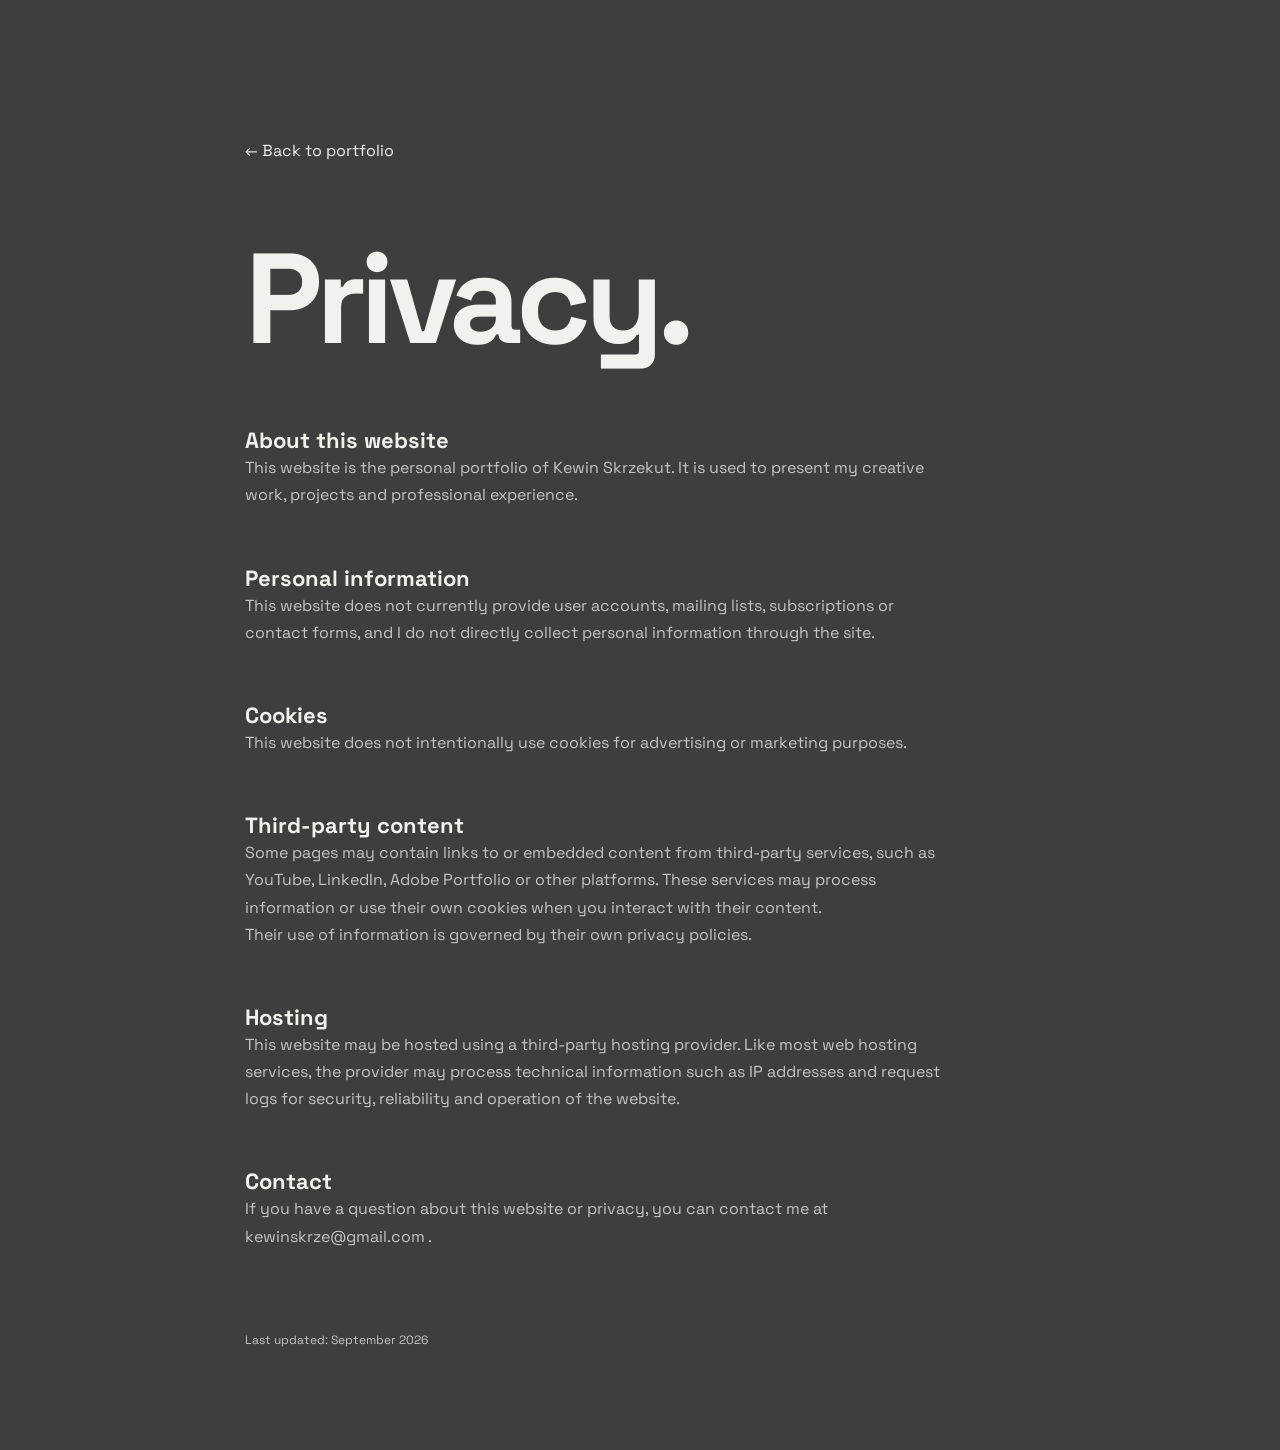
<file: privacy.html>
<!DOCTYPE html>
<html lang="en">

<head>
  <meta charset="UTF-8">
  <meta name="viewport" content="width=device-width, initial-scale=1.0">

  <title>Privacy — Kewin Skrzekut</title>

  <link rel="stylesheet" href="style.css">

  <style>
    .privacy-page {
      max-width: 850px;
      margin: 0 auto;
      padding: 140px 30px 100px;
      min-height: 100vh;
    }

    .privacy-back {
      display: inline-block;
      margin-bottom: 80px;
    }

    .privacy-page h1 {
      font-size: clamp(60px, 10vw, 130px);
      line-height: 0.9;
      margin: 0 0 70px;
      letter-spacing: -0.05em;
    }

    .privacy-page h2 {
      margin-top: 55px;
      font-size: 22px;
    }

    .privacy-page p {
      max-width: 700px;
      line-height: 1.7;
      opacity: 0.75;
    }

    .privacy-date {
      margin-top: 80px;
      font-size: 12px;
      opacity: 0.5;
    }
  </style>
</head>


<body>

  <main class="privacy-page">

    <a href="index.html" class="privacy-back">
      ← Back to portfolio
    </a>

    <h1>Privacy.</h1>


    <h2>About this website</h2>

    <p>
      This website is the personal portfolio of Kewin Skrzekut.
      It is used to present my creative work, projects and
      professional experience.
    </p>


    <h2>Personal information</h2>

    <p>
      This website does not currently provide user accounts,
      mailing lists, subscriptions or contact forms, and I do
      not directly collect personal information through the site.
    </p>


    <h2>Cookies</h2>

    <p>
      This website does not intentionally use cookies for
      advertising or marketing purposes.
    </p>


    <h2>Third-party content</h2>

    <p>
      Some pages may contain links to or embedded content from
      third-party services, such as YouTube, LinkedIn, Adobe
      Portfolio or other platforms. These services may process
      information or use their own cookies when you interact
      with their content.
    </p>

    <p>
      Their use of information is governed by their own
      privacy policies.
    </p>


    <h2>Hosting</h2>

    <p>
      This website may be hosted using a third-party hosting
      provider. Like most web hosting services, the provider
      may process technical information such as IP addresses
      and request logs for security, reliability and operation
      of the website.
    </p>


    <h2>Contact</h2>

    <p>
      If you have a question about this website or privacy,
      you can contact me at
      <a href="mailto:kewinskrze@gmail.com">
        kewinskrze@gmail.com
      </a>.
    </p>


    <p class="privacy-date">
      Last updated: September 2026
    </p>

  </main>

</body>
</html>
</file>
<file: style.css>
@import url('https://fonts.googleapis.com/css2?family=DM+Mono:wght@300;400;500&family=Space+Grotesk:wght@300;400;500;600;700&display=swap');
@import url('https://fonts.googleapis.com/css2?family=DM+Mono:wght@300;400;500&family=Instrument+Serif:ital@0;1&family=Space+Grotesk:wght@300;400;500;600;700&display=swap');


:root {
  --background: #403d3f;
  --background-dark: #302e30;

  --white: #f3f1ed;
  --muted: #aaa5a7;

  --green: #9fc55a;
  --purple: #9c63a3;
  --yellow: #d4c45b;
  --red: #d94b68;

  --border: rgba(243, 241, 237, 0.18);

  --sans: "Space Grotesk", sans-serif;
  --mono: "DM Mono", monospace;
}


/* RESET */

* {
  box-sizing: border-box;
  margin: 0;
  padding: 0;
}

html {
  scroll-behavior: smooth;
}

body {
  background: var(--background);
  color: var(--white);

  font-family: var(--sans);

  overflow-x: hidden;
}

a {
  color: inherit;
  text-decoration: none;
}

img {
  max-width: 100%;
}

/*contact*/
.contact-links {
  display: flex;
  flex-direction: column;
  align-items: flex-start;
  gap: 14px;
}

.contact-links a {
  transition:
    opacity 0.25s ease,
    transform 0.25s ease;
}

.contact-links a:hover {
  opacity: 0.6;
  transform: translateX(6px);
}

.linkedin {
  font-size: 1rem;
  text-transform: uppercase;
  letter-spacing: 0.08em;
}

/* CANVAS */

#canvas-container {
  position: fixed;

  inset: 0;

  width: 100%;
  height: 100%;

  z-index: 0;

  pointer-events: none;
}

canvas {
  display: block;
}


/* CONTENT */

main,
.navigation,
footer {
  position: relative;
  z-index: 2;
}


/* NAVIGATION */

.navigation {
  position: fixed;

  top: 0;
  left: 0;

  width: 100%;

  padding: 28px 40px;

  display: flex;
  justify-content: space-between;
  align-items: center;

  border-bottom: 1px solid rgba(255, 255, 255, 0.08);

  backdrop-filter: blur(8px);
  -webkit-backdrop-filter: blur(8px);

  z-index: 20;
}

.logo {
  font-family: var(--mono);

  font-size: 13px;

  letter-spacing: 0.08em;
}

.navigation nav {
  display: flex;

  gap: 30px;
}

.navigation nav a {
  font-family: var(--mono);

  font-size: 12px;

  text-transform: uppercase;

  color: var(--muted);

  transition: color 0.3s ease;
}

.navigation nav a:hover {
  color: var(--white);
}


/* HERO */

.hero {
  min-height: 100vh;      /* fallback */
  min-height: 100svh;

  display: flex;
  align-items: flex-end;

  padding: 120px 8vw 90px;

  position: relative;
}

.hero-content {
  max-width: 750px;
}

.eyebrow {
  font-family: var(--mono);

  font-size: 12px;

  color: var(--green);

  letter-spacing: 0.12em;

  margin-bottom: 30px;
}

.hero h1 {
  font-size: clamp(60px, 10vw, 100px);

  font-weight: 400;

  line-height: 1.05;

  letter-spacing: -0.07em;
}

.hero h1 span {
  color: var(--yellow);
}

.intro {
  max-width: 620px;

  margin-top: 40px;

  font-size: 18px;

  line-height: 1.6;

  color: 
  
  var(--muted);
}

.hero h1 .rooted {
  color: var(--yellow);
}

.hero h1 .fine-art {
  font-family: "Instrument Serif", serif;
  font-style: italic;
  font-weight: 400;
  font-size: 1.1em;
  letter-spacing: -0.03em;

  color: var(--white);
}

.explore {
  display: inline-flex;

  align-items: center;

  gap: 20px;

  margin-top: 45px;

  padding-bottom: 8px;

  border-bottom: 1px solid var(--white);

  font-family: var(--mono);

  font-size: 12px;

  text-transform: uppercase;
}

.explore span {
  font-size: 18px;
}

.scroll-indicator {
  position: absolute;

  right: 40px;
  bottom: 40px;

  writing-mode: vertical-rl;

  font-family: var(--mono);

  font-size: 10px;

  color: var(--muted);

  letter-spacing: 0.15em;
}


/* SECTIONS */

.section {
  min-height: 100vh;

  padding: 150px 8vw;

  position: relative;
}

.section-heading {
  display: flex;

  align-items: baseline;

  gap: 20px;

  margin-bottom: 90px;
}

.section-heading span {
  font-family: var(--mono);

  font-size: 11px;

  color: var(--green);
}

.section-heading h2 {
  font-size: clamp(40px, 6vw, 90px);

  font-weight: 400;

  letter-spacing: -0.05em;
}


/* PROJECTS */

.projects {
  display: grid;

  grid-template-columns: 1fr;

  gap: 120px;
}

.project {
  width: 100%;

  border-top: 1px solid var(--border);

  transition: opacity 0.4s ease;
}

.project:hover {
  transform: none;
}


/* PROJECT VISUAL */

.project-visual {
  width: 100%;

  aspect-ratio: 2.7 / 1;

  position: relative;

  overflow: hidden;

  margin-bottom: 30px;

  background: var(--background-dark);

  border-radius: 32px;
}

.project-visual img {
  width: 100%;
  height: 100%;

  display: block;

  object-fit: cover;

  transition:
    transform 0.7s ease,
    filter 0.7s ease;
}


/* COLOUR OVERLAY */

.project-visual::after {
  content: "";

  position: absolute;

  inset: 0;

  background:
    linear-gradient(
      135deg,
      rgba(159, 197, 90, 0.25),
      rgba(156, 99, 163, 0.12) 50%,
      rgba(217, 75, 104, 0.20)
    );

  mix-blend-mode: color;

  pointer-events: none;

  transition: opacity 0.6s ease;
}


/* DARK IMAGE GRADIENT */

.project-visual::before {
  content: "";

  position: absolute;

  inset: 0;

  z-index: 1;

  background:
    linear-gradient(
      to bottom,
      rgba(0, 0, 0, 0.25),
      transparent 35%,
      rgba(0, 0, 0, 0.15)
    );

  pointer-events: none;
}


/* IMAGE HOVER */

.project:hover .project-visual img {
  transform: scale(1.025);

  filter:
    brightness(0.87)
    saturate(1.08);
}

.project:hover .project-visual::after {
  opacity: 0.5;
}


/* PROJECT NUMBER */

.project-visual span {
  position: absolute;

  top: 20px;
  left: 20px;

  z-index: 2;

  font-family: var(--mono);

  font-size: 11px;

  color: white;

  background: rgba(0, 0, 0, 0.35);

  padding: 6px 9px;

  border-radius: 8px;

  backdrop-filter: blur(5px);
  -webkit-backdrop-filter: blur(5px);
}


/* PROJECT INFORMATION */

.project-info {
  max-width: 650px;
}

.project-info p:first-child {
  font-family: var(--mono);

  font-size: 10px;

  color: var(--muted);

  margin-bottom: 12px;

  text-transform: uppercase;

  letter-spacing: 0.05em;
}

.project-info h3 {
  font-size: clamp(30px, 3vw, 48px);

  font-weight: 400;

  line-height: 1.1;

  letter-spacing: -0.025em;

  margin-bottom: 18px;
}

.project-info p {
  max-width: 600px;

  color: var(--muted);

  line-height: 1.65;

  font-size: 16px;
}

.project-info a {
  display: inline-block;

  margin-top: 25px;

  padding-bottom: 5px;

  border-bottom: 1px solid var(--white);

  font-family: var(--mono);

  font-size: 11px;

  transition:
    opacity 0.3s ease,
    transform 0.3s ease;
}

.project-info a:hover {
  opacity: 0.65;
}


/* OPTIONAL GENERATIVE PROJECT BACKGROUNDS */

.project-one {
  background:
    radial-gradient(
      circle at 50% 60%,
      var(--green),
      transparent 2%
    ),
    radial-gradient(
      circle at 50% 60%,
      transparent 20%,
      rgba(159, 197, 90, 0.25) 21%,
      transparent 22%
    ),
    var(--background-dark);
}

.project-two {
  background:
    repeating-radial-gradient(
      circle at center,
      transparent 0,
      transparent 30px,
      rgba(212, 196, 91, 0.35) 31px,
      transparent 32px
    ),
    var(--background-dark);
}

.project-three {
  background:
    radial-gradient(
      circle at center,
      var(--red),
      transparent 2%
    ),
    conic-gradient(
      from 0deg,
      transparent,
      rgba(217, 75, 104, 0.3),
      transparent
    ),
    var(--background-dark);
}


/* ABOUT */

.about {
  background: rgba(30, 28, 30, 0.35);
}

.about-grid {
  display: grid;
  grid-template-columns: 1.3fr 1fr;
  gap: 10vw;
  align-items: start;
}

.about-large h2 {
  font-size: clamp(45px, 6vw, 90px);
  font-weight: 300;
  line-height: 1;
  letter-spacing: -0.06em;
}


/* SPECIAL "THE DESIGN" TYPOGRAPHY */

.about-large .fine-art {
  font-family: "Instrument Serif", serif;
  font-style: italic;
  font-weight: 400;

  color: var(--purple);

  letter-spacing: -0.02em;
}

.contact-content .social {
  font-family: "Instrument Serif", serif;
  font-style: italic;
  font-weight: 400;

  color: var(--red);

  letter-spacing: -0.02em;
}


.about-text {
  max-width: 500px;
}

.about-text p {
  color: var(--muted);
  line-height: 1.8;
  font-size: 17px;
  margin-bottom: 30px;
}



.about-text {
  max-width: 500px;
}

.about-text p {
  color: var(--muted);

  line-height: 1.8;

  font-size: 17px;

  margin-bottom: 30px;
}


/* CONTACT */

.contact {
  min-height: 80vh;

  display: flex;

  flex-direction: column;

  justify-content: center;
}

.contact-content h2 {
  font-size: clamp(50px, 8vw, 120px);

  font-weight: 300;

  line-height: 0.95;

  letter-spacing: -0.06em;
}

.contact-content em {
  color: var(--red);

  font-style: normal;
}

.email {
  display: inline-block;

  margin-top: 60px;

  font-family: var(--mono);

  font-size: 16px;

  border-bottom: 1px solid var(--white);

  padding-bottom: 8px;
}


/* FOOTER */

footer {
  padding: 30px 40px;

  border-top: 1px solid var(--border);

  display: flex;

  justify-content: space-between;

  font-family: var(--mono);

  font-size: 10px;

  color: var(--muted);
}


/* TABLET */

@media (max-width: 1100px) {

  .section {
    padding-left: 6vw;
    padding-right: 6vw;
  }

  .project-visual {
    aspect-ratio: 2 / 1;
  }

  .projects {
    gap: 90px;
  }

}


/* MOBILE */

@media (max-width: 800px) {

  .navigation {
    padding: 20px;
  }

  .navigation nav {
    gap: 15px;
  }

  .navigation nav a {
    font-size: 10px;
  }


  /* HERO */

  .hero {
    padding: 120px 25px 80px;
  }

  .hero h1 {
    font-size: clamp(55px, 16vw, 100px);
  }

  .intro {
    font-size: 16px;
  }

  .scroll-indicator {
    display: none;
  }


  /* SECTIONS */

  .section {
    min-height: auto;

    padding: 100px 25px;
  }

  .section-heading {
    margin-bottom: 50px;
  }


  /* PROJECTS */

  .projects {
    grid-template-columns: 1fr;

    gap: 75px;
  }

  .project-visual {
    aspect-ratio: 16 / 10;

    margin-bottom: 24px;

    border-radius: 20px;
  }

  .project-visual span {
    top: 14px;
    left: 14px;
  }

  .project-info h3 {
    font-size: 30px;
  }

  .project-info p {
    font-size: 14px;
  }




  /* ABOUT */

  .about-grid {
    grid-template-columns: 1fr;

    gap: 60px;
  }

   .about-large {
  display: flex;
  align-items: flex-start;
}

.about-face {
  width: 100%;
  max-width: 520px;

  aspect-ratio: 4 / 5;
  object-fit: cover;

  border-radius: 24px;

  filter: grayscale(100%);
  transition:
    filter 0.4s ease,
    transform 0.4s ease;
}

.about-face:hover {
  filter: grayscale(0%);
  transform: scale(1.015);
}


  /* FOOTER */

  footer {
    padding: 25px;

    flex-direction: column;

    gap: 10px;
  }

}


/* SMALL MOBILE */

@media (max-width: 480px) {

  .navigation {
    padding: 18px;
  }

  .navigation nav {
    gap: 10px;
  }

  .navigation nav a {
    font-size: 9px;
  }

  .hero {
    padding-left: 20px;
    padding-right: 20px;
  }

  .section {
    padding-left: 20px;
    padding-right: 20px;
  }

  .project-visual {
    aspect-ratio: 4 / 3;

    border-radius: 16px;
  }

  .projects {
    gap: 65px;
  }

  .project-info h3 {
    font-size: 28px;
  }



}

/* ==========================================================================
   HERO — SEALIFE
   The first viewport is the live Sealife piece. The recursive tree artwork is
   the fixed page background (#canvas-container); the hero's canvas is opaque
   and fades out at the bottom so the trees show through as you scroll.
   ========================================================================== */

.sr-only {
  position: absolute;
  width: 1px;
  height: 1px;
  overflow: hidden;
  clip: rect(0 0 0 0);
  white-space: nowrap;
}

.hero-canvas {
  position: absolute;
  inset: 0;
  z-index: 0;

  background: var(--background);        /* shown before the sketch loads: no flash, no layout shift */
  overflow: hidden;

  -webkit-mask-image: linear-gradient(to bottom, #000 82%, transparent 100%);
          mask-image: linear-gradient(to bottom, #000 82%, transparent 100%);
}

/* keeps the headline legible over moving fish */
.hero-canvas::after {
  content: "";
  position: absolute;
  inset: 0;
  pointer-events: none;
  background:
    linear-gradient(to top, rgba(48, 46, 48, 0.82) 0%, rgba(48, 46, 48, 0.45) 38%, rgba(48, 46, 48, 0) 70%);
}

.hero-canvas canvas {
  position: absolute;
  inset: 0;
  width: 100% !important;
  height: 100% !important;
  object-fit: cover !important;
  touch-action: pan-y;
}

.hero-content,
.hero-hud {
  position: relative;
  z-index: 2;
}

.hero-content {
  max-width: 900px;
  pointer-events: none;                  /* clicks fall through to the water … */
}

.hero-content a {
  pointer-events: auto;                  /* … except on real links */
}

.hero h1 {
  text-shadow: 0 2px 30px rgba(48, 46, 48, 0.6);
}

.hero-hud {
  position: absolute;
  z-index: 3;
  left: 8vw;
  right: 8vw;
  top: 96px;

  display: flex;
  flex-wrap: wrap;
  align-items: center;
  gap: 10px 18px;

  font-family: var(--mono);
  font-size: 11px;
  letter-spacing: 0.1em;
  text-transform: uppercase;
  color: var(--muted);
  text-shadow: 0 1px 12px rgba(48, 46, 48, 0.9);
}

.hud-fig {
  color: var(--green);
  border-bottom: 1px solid rgba(159, 197, 90, 0.4);
  padding-bottom: 2px;
  transition: border-color 0.25s ease, color 0.25s ease;
}

.hud-fig:hover,
.hud-fig:focus-visible {
  color: var(--white);
  border-color: var(--white);
}

.hud-readout {
  font-variant-numeric: tabular-nums;
  white-space: nowrap;
}

.hud-actions {
  margin-left: auto;
  display: flex;
  gap: 8px;
}

.hud-btn {
  font: inherit;
  letter-spacing: inherit;
  text-transform: inherit;
  color: var(--white);
  background: rgba(48, 46, 48, 0.55);
  border: 1px solid var(--border);
  border-radius: 999px;
  padding: 7px 14px;
  cursor: pointer;
  min-height: 32px;
  transition: border-color 0.25s ease, background 0.25s ease;
}

.hud-btn:hover { border-color: var(--white); }
.hud-btn[aria-pressed="true"] { border-color: var(--yellow); color: var(--yellow); }

.hud-btn:focus-visible,
.hud-fig:focus-visible,
.explore:focus-visible {
  outline: 2px solid var(--yellow);
  outline-offset: 3px;
}

.hud-note {
  flex-basis: 100%;
  font-size: 10px;
  opacity: 0.6;
  letter-spacing: 0.08em;
}

/* the introduction that used to sit in the hero */

.intro-section {
  min-height: auto;
  padding-top: 130px;
  padding-bottom: 110px;
}

.intro-section .intro {
  max-width: 760px;
  margin-top: 0;
  font-size: clamp(18px, 2.2vw, 26px);
  line-height: 1.5;
  color: var(--white);
}

.intro-section .intro p + p {
  margin-top: 1em;
  color: var(--muted);
}

@media (max-width: 800px) {
  .hero { padding: 120px 25px 80px; }
  .hero-hud { left: 25px; right: 25px; top: 78px; }
  .hud-actions { margin-left: 0; }
  .intro-section { padding-top: 90px; padding-bottom: 80px; }
}

@media (max-width: 480px) {
  .hero { padding-left: 20px; padding-right: 20px; }
  .hero-hud { left: 20px; right: 20px; font-size: 10px; }
  .hud-readout { white-space: normal; }
}

@media (prefers-reduced-motion: reduce) {
  html { scroll-behavior: auto; }
}
</file>
<file: projects/venus-flytrap/vf.css>
/* Venus Flytrap page — project-specific styles. Global tokens come from ../../style.css.
   Everything is prefixed .vf- so it cannot leak into other pages. */

.vf { --vf-gutter: 8vw; --vf-line: rgba(243,241,237,.18); background: var(--background); }
.vf .navigation { position: fixed; }

/* ---------- hero ---------- */
.vf-hero { position: relative; min-height: 100svh; display: grid; grid-template-columns: minmax(0,1.1fr) minmax(280px,.8fr);
  align-items: end; gap: 40px; padding: 120px var(--vf-gutter) 90px; overflow: hidden; isolation: isolate; }
.vf .vf-hero-video { position: absolute; inset: 0; width: 100%; height: 100%; object-fit: cover; z-index: -2; }
.vf-hero-scrim { position: absolute; inset: 0; z-index: -1;
  background: linear-gradient(to right, rgba(48,46,48,.92) 0%, rgba(48,46,48,.66) 55%, rgba(48,46,48,.45) 100%),
              linear-gradient(to top, rgba(48,46,48,.95) 0%, rgba(48,46,48,0) 50%), rgba(48,46,48,.25); }
.vf-hero h1 { font-size: clamp(64px, 12vw, 170px); font-weight: 400; line-height: .9; letter-spacing: -0.07em; }
.vf-hero h1 em { font-family: "Instrument Serif", serif; font-weight: 400; color: var(--green); letter-spacing: -0.03em; }
.vf-sub { margin-top: 26px; font-size: clamp(20px, 2.4vw, 30px); letter-spacing: -0.02em; max-width: 520px; }
.vf-role { margin-top: 14px; font-family: var(--mono); font-size: 12px; letter-spacing: .06em; color: var(--muted); }
.vf-chips { list-style: none; display: flex; flex-wrap: wrap; gap: 8px; margin-top: 22px; }
.vf-chips li { font-family: var(--mono); font-size: 11px; text-transform: uppercase; letter-spacing: .08em;
  border: 1px solid var(--vf-line); padding: 6px 12px; border-radius: 999px; color: var(--white); background: rgba(48,46,48,.5); }
.vf-down { position: absolute; left: var(--vf-gutter); bottom: 28px; font-family: var(--mono); color: var(--muted); font-size: 18px; }

.vf-rig { background: rgba(48,46,48,.72); border: 1px solid var(--vf-line); padding: 14px; align-self: center; justify-self: end; width: min(100%, 420px); }
.vf-rig svg { display: block; width: 100%; height: auto; }
.vf-rig figcaption { margin-top: 10px; display: grid; gap: 8px; }
.vf-rig label { display: flex; justify-content: space-between; font-family: var(--mono); font-size: 11px; text-transform: uppercase; letter-spacing: .1em; color: var(--green); }
.vf-rig output { color: var(--white); font-variant-numeric: tabular-nums; }
.vf-rig small { font-size: 11px; color: var(--muted); line-height: 1.5; }
.rig-gear path { fill: rgba(243,241,237,.12); stroke: var(--white); stroke-width: 1.2; }
.rig-gear circle { fill: var(--background-dark); stroke: var(--white); stroke-width: 1.2; }
.rig-petal path.leaf { fill: rgba(217,75,104,.78); stroke: var(--white); stroke-width: 1; }
.rig-petal line { stroke: var(--white); stroke-width: 1.6; }
.rig-petal path.cilia { fill: none; stroke: var(--white); stroke-width: 1; opacity: .75; }

input[type="range"] { width: 100%; accent-color: var(--green); height: 28px; cursor: pointer; background: transparent; }
input[type="range"]:focus-visible, .vf button:focus-visible, .vf a:focus-visible, .vf pre:focus-visible, .vf-strip:focus-visible { outline: 2px solid var(--yellow); outline-offset: 3px; }

/* ---------- sections ---------- */
.vf-section { padding: 130px var(--vf-gutter) 110px; border-top: 1px solid var(--vf-line); position: relative; }
.vf-head { display: flex; align-items: baseline; gap: 20px; margin-bottom: 56px; }
.vf-head span { font-family: var(--mono); font-size: 11px; color: var(--green); }
.vf-head h2 { font-size: clamp(40px, 6vw, 90px); font-weight: 400; letter-spacing: -0.05em; }
.vf-lede { max-width: 640px; font-size: 18px; line-height: 1.6; color: var(--muted); margin: -20px 0 40px; }
.vf-text h3, .vf-making h3, .vf-code h3 { font-size: clamp(24px, 2.6vw, 34px); font-weight: 400; letter-spacing: -0.035em; line-height: 1.15; margin-bottom: 14px; }
.vf-text p { color: var(--muted); line-height: 1.6; max-width: 520px; }
.vf-text p + p { margin-top: .9em; }
.vf-fact { font-family: var(--mono); font-size: 12px; letter-spacing: .04em; color: var(--green) !important; }
.vf-todo { font-family: var(--mono); font-size: 11px; color: var(--muted); border: 1px dashed var(--vf-line); padding: 8px 10px; margin-top: 14px; display: inline-block; }
.vf-link { display: inline-block; margin-top: 18px; font-family: var(--mono); font-size: 12px; text-transform: uppercase; border-bottom: 1px solid var(--white); padding-bottom: 4px; }
.vf img, .vf video { display: block; max-width: 100%; height: auto; }

/* ---------- stages: one after another ---------- */
.vf-stage { padding: 70px 0 90px; border-top: 1px solid var(--vf-line); }
.vf-stage:first-of-type { border-top: 0; padding-top: 10px; }
.vf-stage-head { display: flex; align-items: baseline; flex-wrap: wrap; gap: 8px 22px; margin-bottom: 32px; }
.vf-num { font-family: var(--mono); font-size: 13px; color: var(--green); }
.vf-stage-head h3 { font-size: clamp(56px, 10vw, 150px); font-weight: 400; letter-spacing: -0.07em; line-height: .9; }
.vf-stage-head .vf-fact { margin-left: auto; text-align: right; }
.vf-lead { font-size: clamp(22px, 2.6vw, 34px); line-height: 1.2; letter-spacing: -0.03em; color: var(--white) !important; margin-bottom: 14px; }
.vf-stage-body { display: grid; grid-template-columns: minmax(0,1.3fr) minmax(0,.7fr); gap: 48px; align-items: start; margin-top: 36px; }
.vf-stage-body--video { grid-template-columns: minmax(0,1.3fr) minmax(0,1fr); margin-top: 0; }
.vf-text--wide { margin-bottom: 30px; max-width: 640px; }
.vf-bleed img { width: 100%; }
.vf-side img { max-height: 520px; width: auto; }
.vf-side figcaption, .vf-portrait figcaption { font-family: var(--mono); font-size: 11px; color: var(--muted); margin-top: 8px; line-height: 1.5; }
.vf-portrait figcaption b { color: var(--white); font-weight: 400; }
.vf-small img { width: 150px; margin-top: 18px; }
.vf-pair { display: grid; grid-template-columns: repeat(2, minmax(0,1fr)); gap: 16px; }
.vf-pair figcaption { font-family: var(--mono); font-size: 12px; color: var(--muted); margin-top: 10px; }
.vf-pair figcaption b { display: block; color: var(--green); font-weight: 400; letter-spacing: .08em; text-transform: uppercase; font-size: 11px; margin-bottom: 2px; }

/* signal flow: always visible, lights up in order when it scrolls into view */
.vf-flow { list-style: none; display: grid; grid-template-columns: repeat(6, minmax(0,1fr)); gap: 0; margin-top: 46px; counter-reset: s; border-top: 1px solid var(--vf-line); }
.vf-flow li { position: relative; padding: 18px 16px 0 0; }
.vf-flow li::before { content: ""; position: absolute; top: -5px; left: 0; width: 9px; height: 9px; border-radius: 50%; background: var(--background); border: 1px solid var(--muted); }
.vf-flow b { display: block; font-family: var(--mono); font-weight: 400; font-size: 12px; text-transform: uppercase; letter-spacing: .08em; color: var(--white); margin-bottom: 6px; }
.vf-flow span { display: block; font-size: 13px; line-height: 1.45; color: var(--muted); }
.vf-stage.in .vf-flow li::before { animation: vf-light .6s ease forwards; animation-delay: calc(var(--i) * .35s); }
.vf-stage.in .vf-flow li b { animation: vf-lightb .6s ease forwards; animation-delay: calc(var(--i) * .35s); }
@keyframes vf-light { to { background: var(--yellow); border-color: var(--yellow); } }
@keyframes vf-lightb { to { color: var(--yellow); } }

/* ---------- game video ---------- */
.vf-yt-play { position: relative; display: block; width: 100%; aspect-ratio: 16/9; border: 1px solid var(--vf-line); cursor: pointer; color: var(--white);
  background-color: var(--background-dark); background-size: cover; background-position: center; padding: 0; }
.vf-yt-play::before { content: ""; position: absolute; inset: 0; background: rgba(48,46,48,.4); transition: background .25s; }
.vf-yt-play:hover::before { background: rgba(48,46,48,.15); }
.vf-yt-icon { position: absolute; left: 50%; top: 50%; transform: translate(-50%,-50%); width: clamp(64px, 9vw, 110px); height: clamp(64px, 9vw, 110px); border-radius: 50%; background: var(--yellow); color: var(--background-dark); display: grid; place-items: center; font-size: clamp(22px, 3vw, 36px); padding-left: 6px; }
.vf-yt-label { position: absolute; left: 18px; bottom: 16px; font-family: var(--mono); font-size: 12px; text-transform: uppercase; letter-spacing: .1em; }
.vf-yt iframe { width: 100%; aspect-ratio: 16/9; border: 0; display: block; }
.vf-yt-note { margin-top: 12px; font-size: 12px; color: var(--muted); font-family: var(--mono); }
.vf-yt-note a { border-bottom: 1px solid var(--vf-line); }

/* ---------- making: sticky video + scrolling timeline ---------- */
.vf-mech { display: grid; grid-template-columns: minmax(260px, .55fr) minmax(0, 1fr); gap: 72px; align-items: start; }
.vf-portrait { position: sticky; top: 100px; }
.vf-portrait video { width: 100%; aspect-ratio: 9/16; max-height: calc(100vh - 220px); object-fit: cover; background: var(--background-dark); }
.vf-time { list-style: none; position: relative; margin: 0; padding: 0 0 0 44px; --p: 0; }
.vf-time::before, .vf-time::after { content: ""; position: absolute; left: 7px; top: 8px; width: 2px; }
.vf-time::before { bottom: 8px; background: var(--vf-line); }
.vf-time::after { height: calc((100% - 16px) * var(--p)); background: var(--yellow); }
.vf-node { position: relative; padding-bottom: 80px; }
.vf-node:last-child { padding-bottom: 0; }
.vf-dot { position: absolute; left: -44px; top: 2px; width: 16px; height: 16px; border-radius: 50%; background: var(--background); border: 2px solid var(--muted); transition: background .3s, border-color .3s; z-index: 1; }
.vf-node.done .vf-dot { background: var(--yellow); border-color: var(--yellow); }
.vf-step { font-family: var(--mono); font-size: 11px; color: var(--green); letter-spacing: .1em; }
.vf-node h3 { font-size: clamp(24px, 3vw, 40px); font-weight: 400; letter-spacing: -0.04em; line-height: 1.1; margin: 4px 0 10px; }
.vf-node p { color: var(--muted); line-height: 1.55; max-width: 420px; }
.vf-node img { margin-top: 18px; width: min(100%, 340px); }
.vf-node:last-child img { width: min(100%, 220px); }

/* ---------- loops ---------- */
.vf-loops { border-top: 1px solid var(--vf-line); }
.vf-loop { display: grid; grid-template-columns: .8fr 1.4fr 1.4fr .9fr; gap: 20px; align-items: baseline; width: 100%; text-align: left;
  background: none; border: 0; border-bottom: 1px solid var(--vf-line); color: var(--white); font: inherit; padding: 22px 8px; cursor: pointer; transition: background .25s; }
.vf-loop--head { font-family: var(--mono); font-size: 11px; text-transform: uppercase; letter-spacing: .1em; color: var(--muted); padding: 12px 8px; cursor: default; }
button.vf-loop:hover, button.vf-loop[aria-pressed="true"] { background: rgba(243,241,237,.06); }
button.vf-loop[aria-pressed="true"] { box-shadow: inset 3px 0 0 var(--yellow); }
.vf-loop b { font-family: var(--mono); font-size: 11px; color: var(--green); font-weight: 400; margin-right: 6px; }
.vf code { font-family: var(--mono); font-size: .92em; color: var(--yellow); }


/* ---------- creature ---------- */
.vf-creature { display: grid; grid-template-columns: minmax(0,1fr) minmax(0,.9fr); gap: 48px; align-items: center; }
.vf-ba { position: relative; aspect-ratio: 4/5; overflow: hidden; background: #f3f1ed; --pos: 50%; }
.vf-ba img { position: absolute; inset: 0; width: 100%; height: 100%; object-fit: cover; object-position: center 25%; }
.vf-ba .ba-over { clip-path: inset(0 calc(100% - var(--pos)) 0 0); object-fit: contain; object-position: center; background: #f3f1ed; }
.vf-ba::after { content: ""; position: absolute; top: 0; bottom: 0; left: var(--pos); width: 2px; background: var(--yellow); }
.ba-tag { position: absolute; bottom: 10px; font-family: var(--mono); font-size: 10px; text-transform: uppercase; letter-spacing: .1em; background: rgba(48,46,48,.8); color: var(--white); padding: 4px 8px; z-index: 2; }
.ba-tag--l { left: 10px; } .ba-tag--r { right: 10px; }
.vf-ba-label { display: block; margin-top: 10px; font-family: var(--mono); font-size: 11px; color: var(--muted); text-transform: uppercase; letter-spacing: .08em; }

/* ---------- back ---------- */
.vf-back { display: flex; flex-wrap: wrap; gap: 24px 48px; padding: 90px var(--vf-gutter) 110px; border-top: 1px solid var(--vf-line); }

/* ---------- responsive ---------- */
@media (max-width: 1000px) {
  .vf-flow { grid-template-columns: repeat(3, minmax(0,1fr)); row-gap: 8px; }
  .vf-flow li:nth-child(n+4) { margin-top: 18px; }
  .vf-flow li:nth-child(3n+1)::before { left: 0; }
}
@media (max-width: 900px) {
  .vf { --vf-gutter: 22px; }
  .vf-hero { grid-template-columns: 1fr; align-items: end; padding-top: 110px; padding-bottom: 70px; gap: 28px; }
  .vf-rig { justify-self: stretch; width: 100%; }
  .vf-section { padding: 90px var(--vf-gutter) 80px; }
  .vf-stage { padding: 50px 0 64px; }
  .vf-stage-head .vf-fact { margin-left: 0; text-align: left; flex-basis: 100%; }
  .vf-stage-body, .vf-stage-body--video, .vf-creature { grid-template-columns: minmax(0,1fr); gap: 28px; }
  .vf-pair { grid-template-columns: minmax(0,1fr); }
  .vf-side img { max-height: 420px; }
  /* flow becomes a vertical line of steps */
  .vf-flow { grid-template-columns: minmax(0,1fr); border-top: 0; margin-top: 36px; padding-left: 22px; border-left: 1px solid var(--vf-line); }
  .vf-flow li { padding: 0 0 22px 0; margin-top: 0 !important; }
  .vf-flow li::before { top: 4px; left: -27px; }
  /* making: video on top, timeline below */
  .vf-mech { grid-template-columns: minmax(0,1fr); gap: 36px; }
  .vf-portrait { position: static; max-width: 340px; }
  .vf-portrait video { max-height: none; }
  .vf-time { padding-left: 38px; }
  .vf-dot { left: -38px; }
  .vf-node { padding-bottom: 56px; }
  /* loops table becomes stacked cards */
  .vf-loop--head { display: none; }
  .vf-loop { grid-template-columns: 1fr; gap: 6px; }
  .vf-loop span:nth-child(2)::before { content: "Input · "; color: var(--muted); }
  .vf-loop span:nth-child(3)::before { content: "Link · "; color: var(--muted); }
  .vf-loop span:nth-child(4)::before { content: "Output · "; color: var(--muted); }
  .vf-down { display: none; }
}

@media (prefers-reduced-motion: reduce) {
  .vf-stage.in .vf-flow li::before, .vf-stage.in .vf-flow li b { animation: none; }
  .vf-dot { transition: none; }
}

.vf-scene > *, .vf-mech > *, .vf-creature > * { min-width: 0; }
</file>
